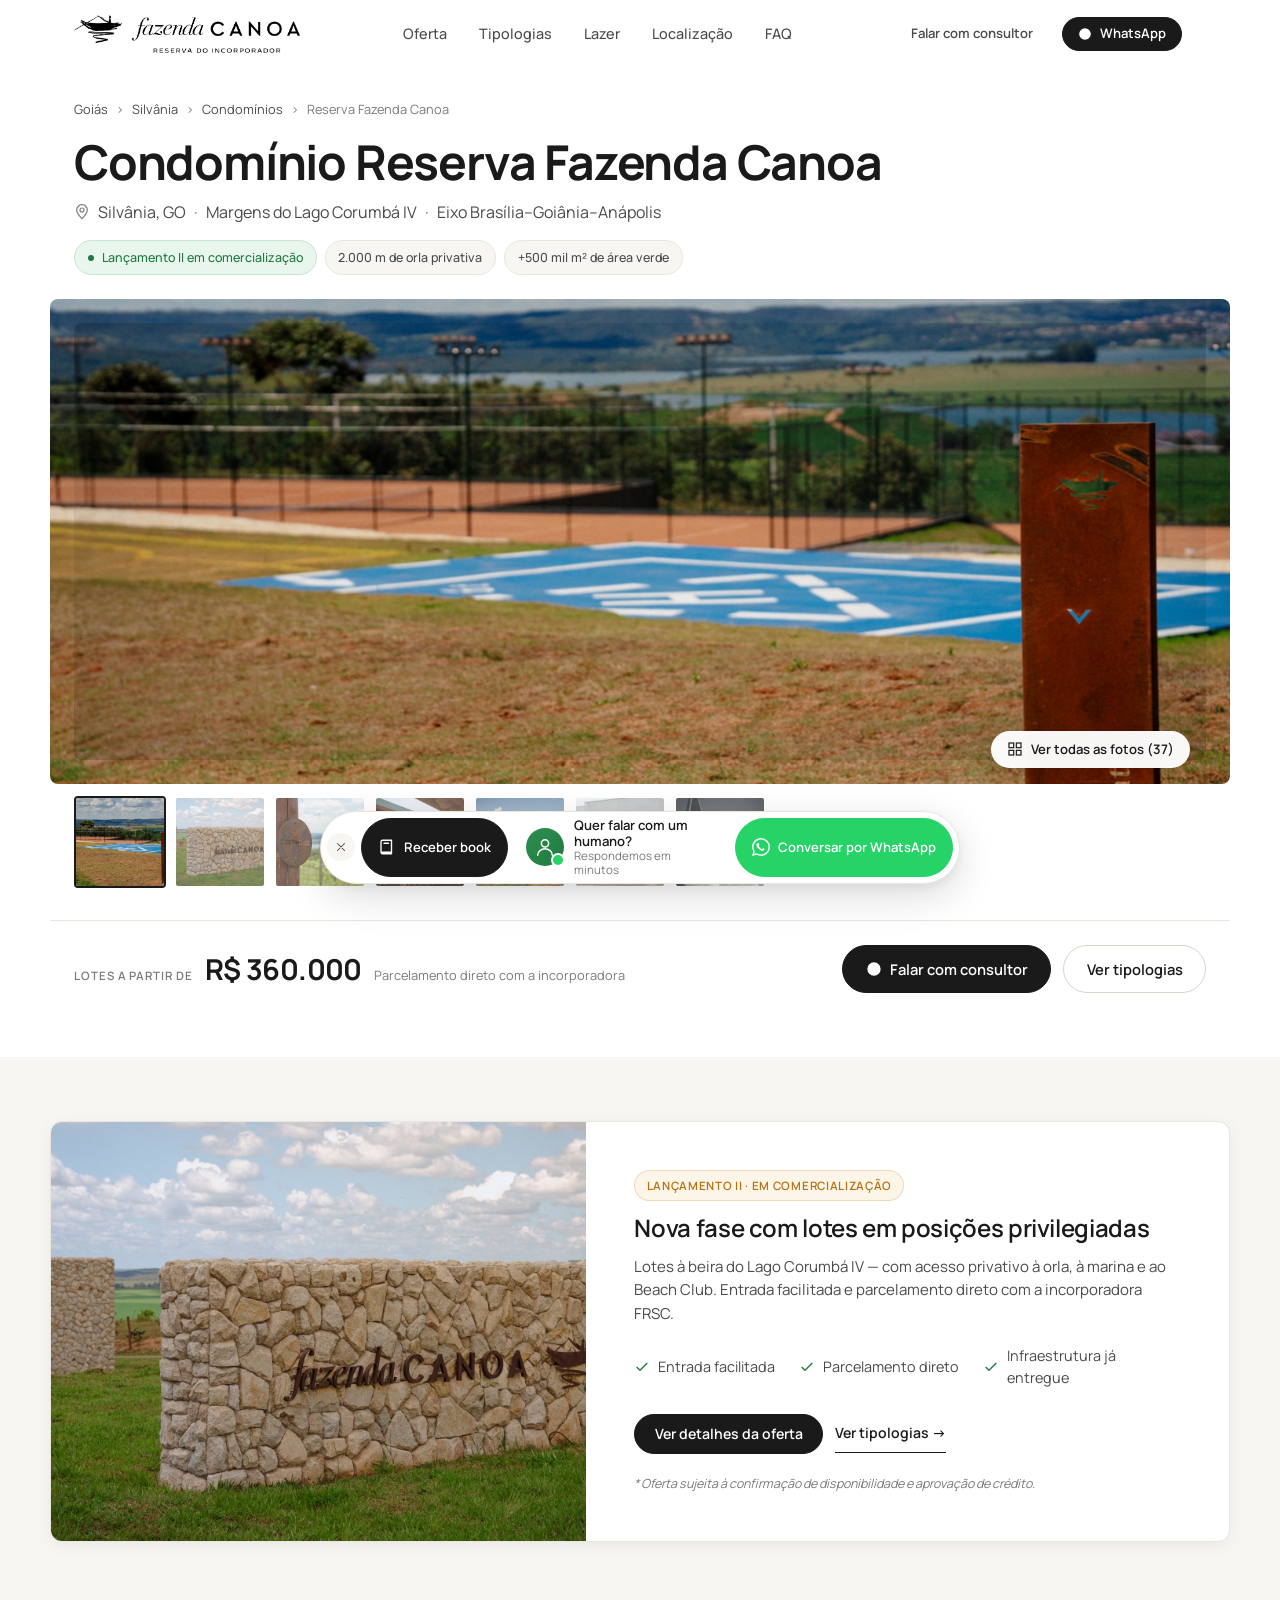
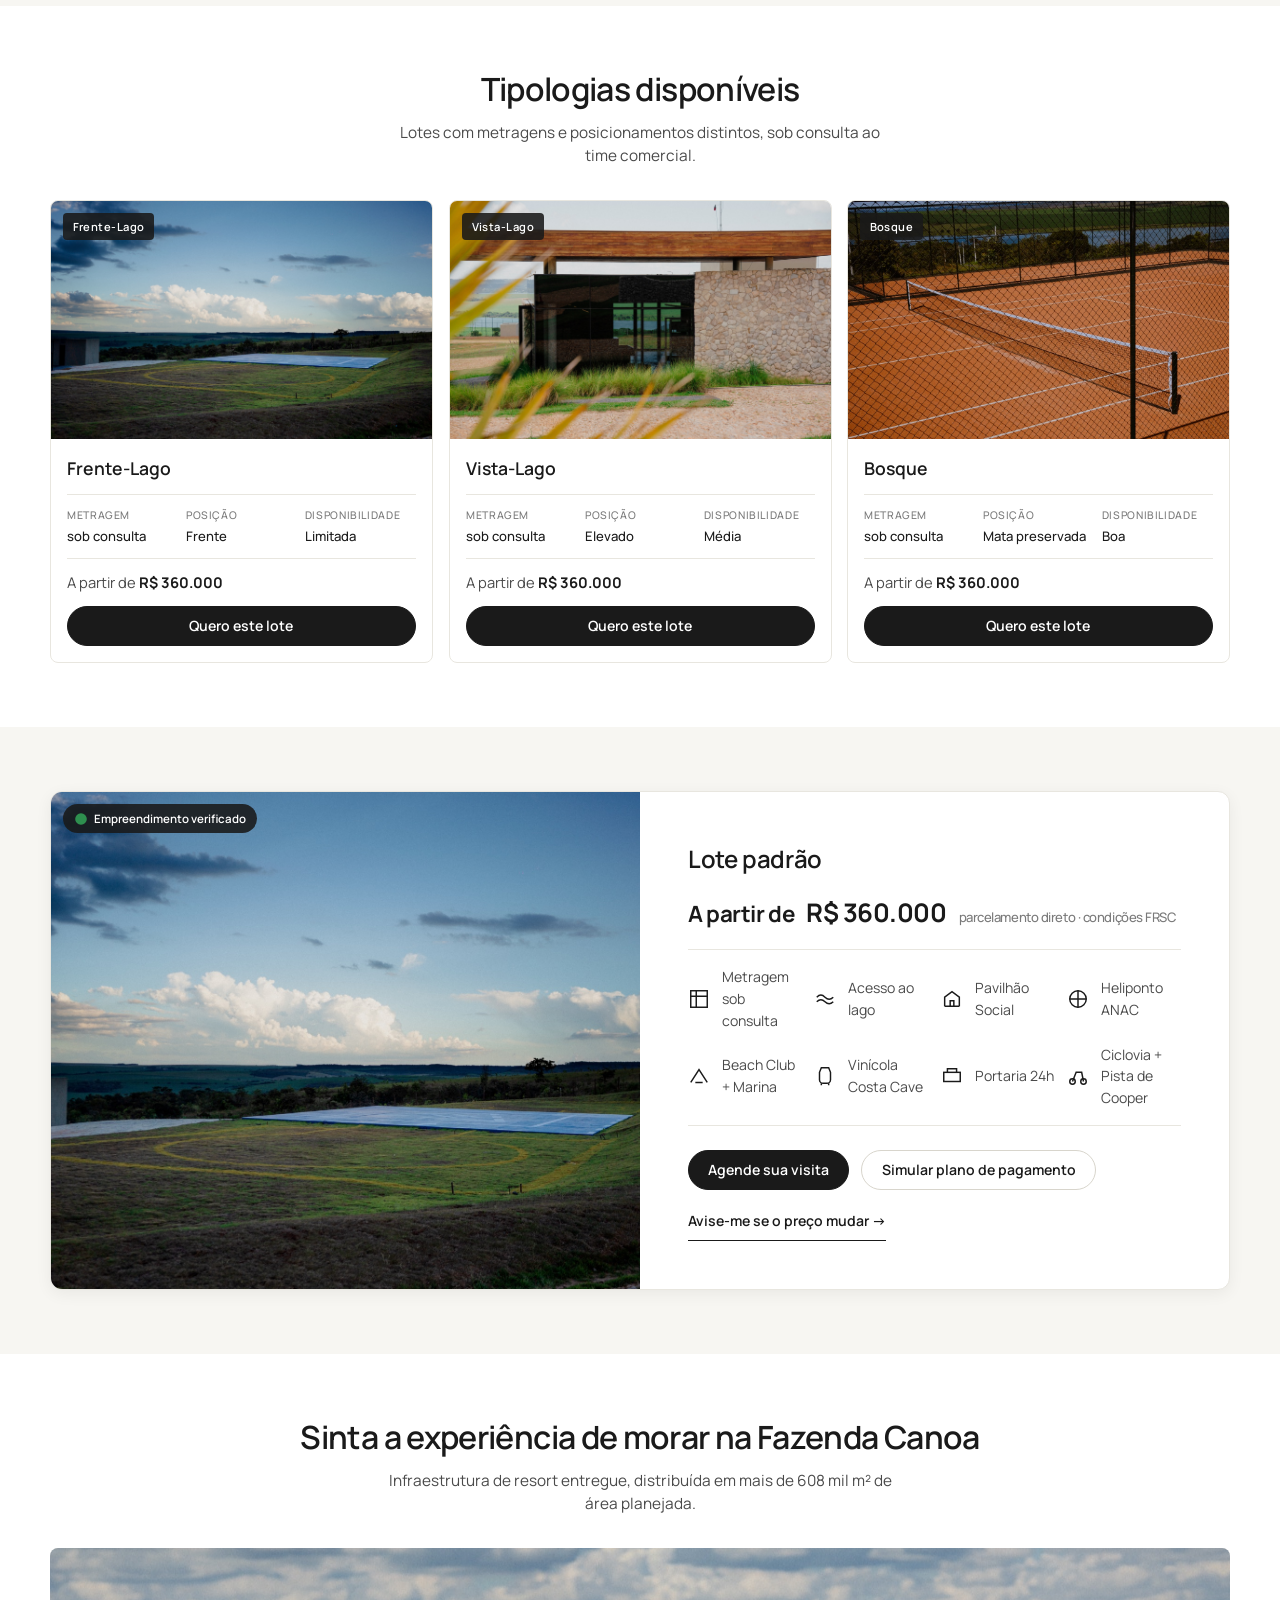
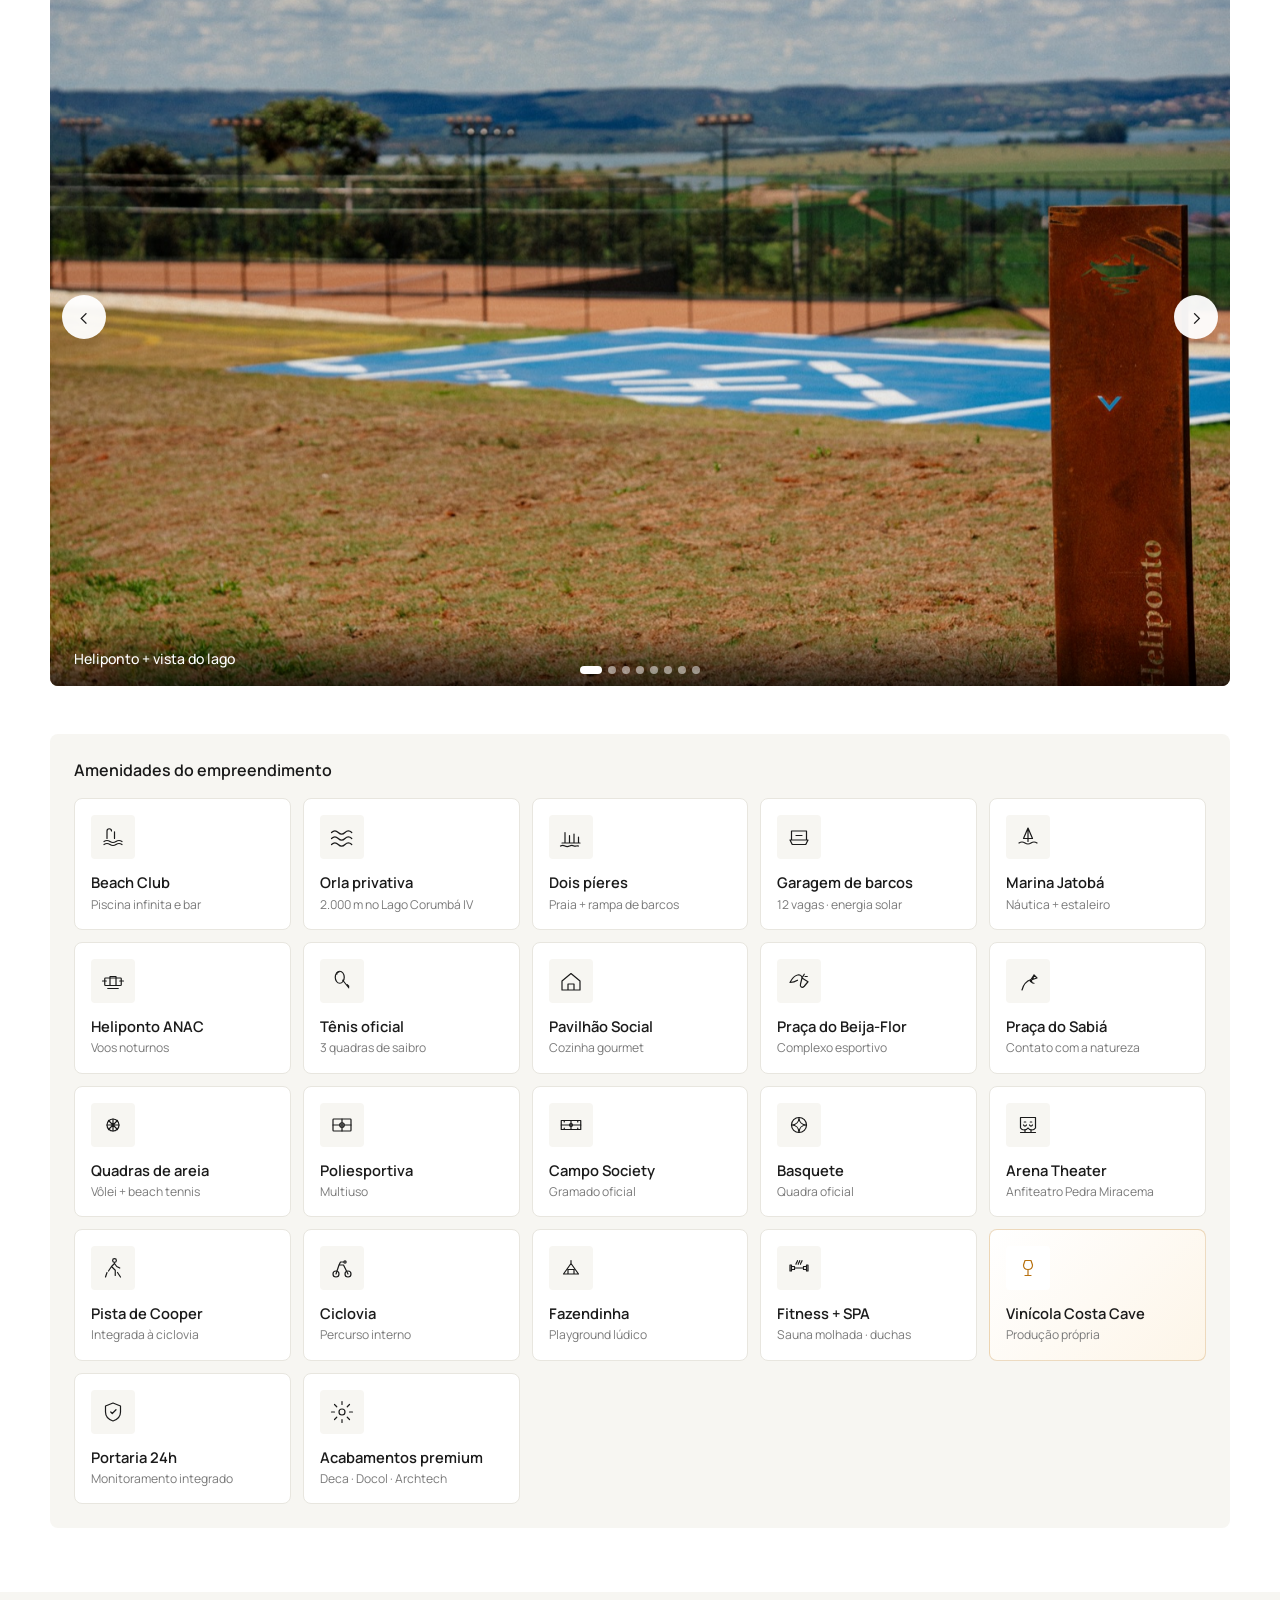
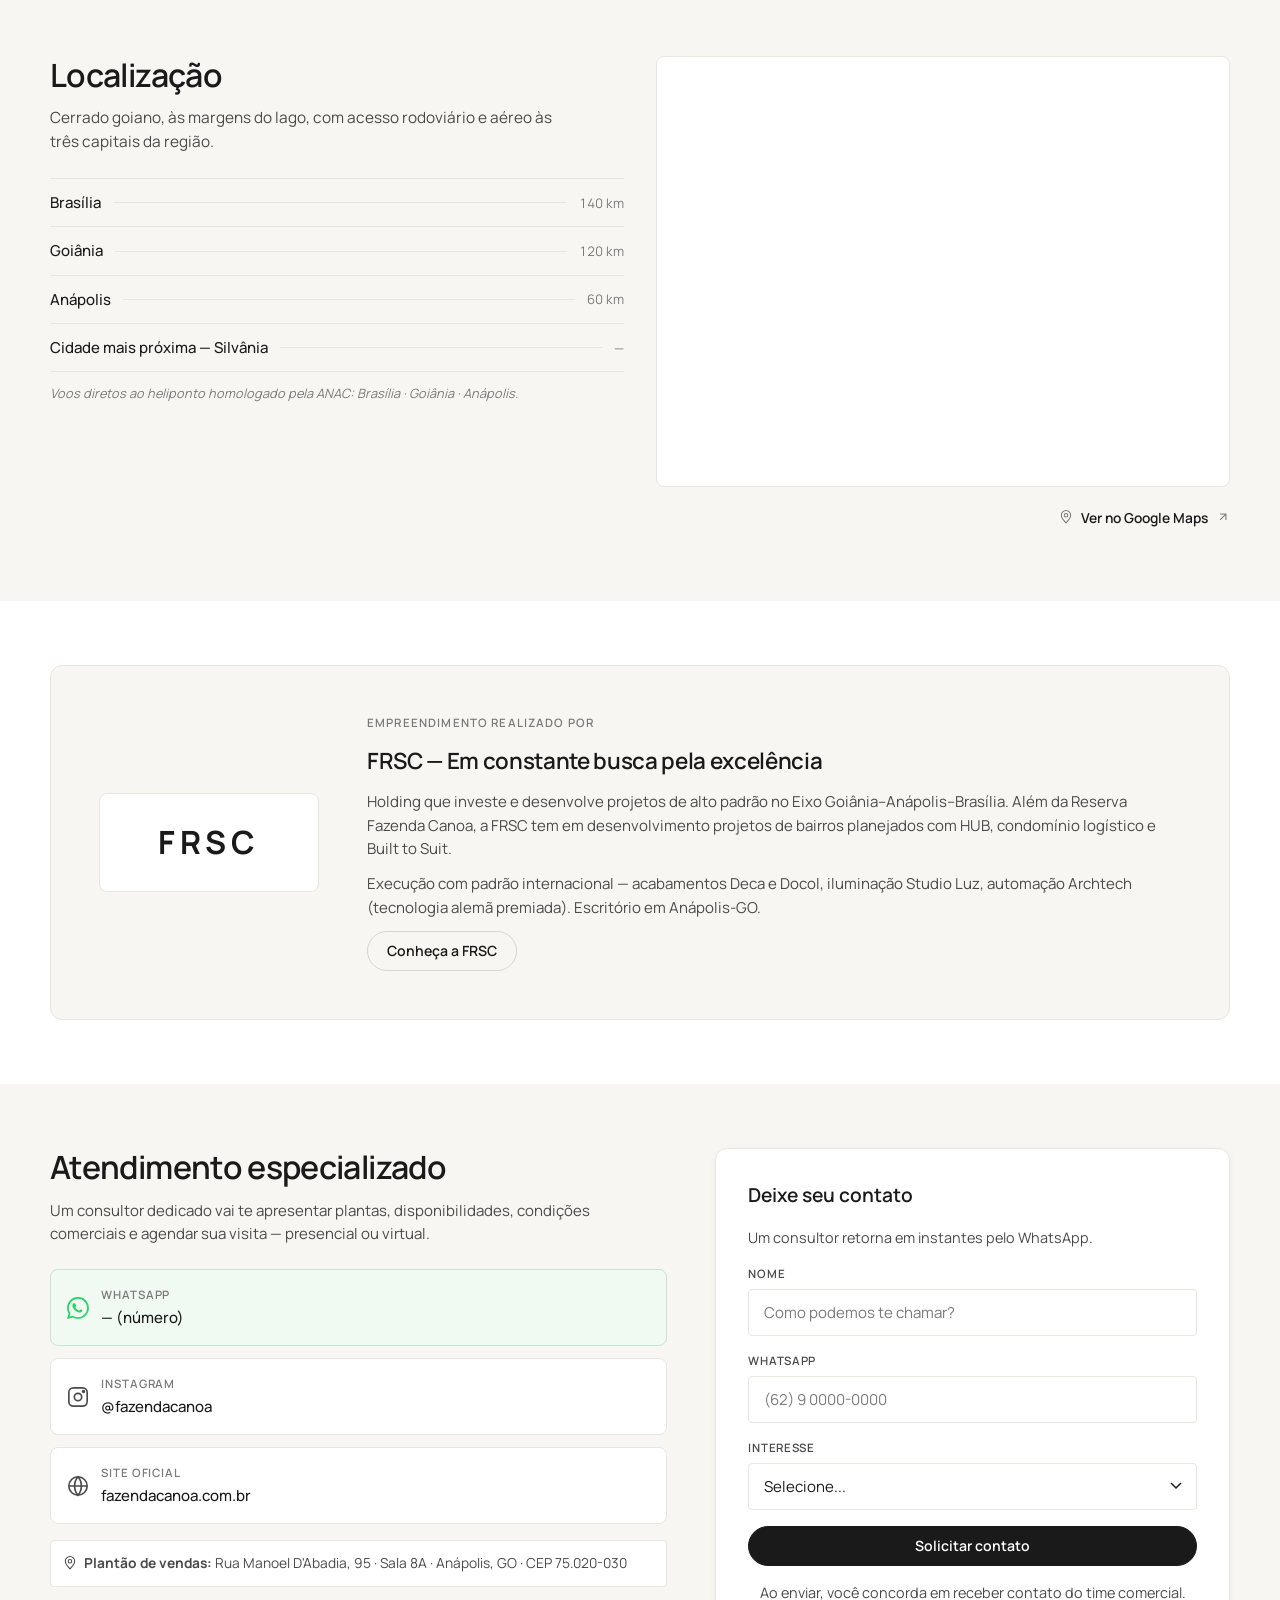
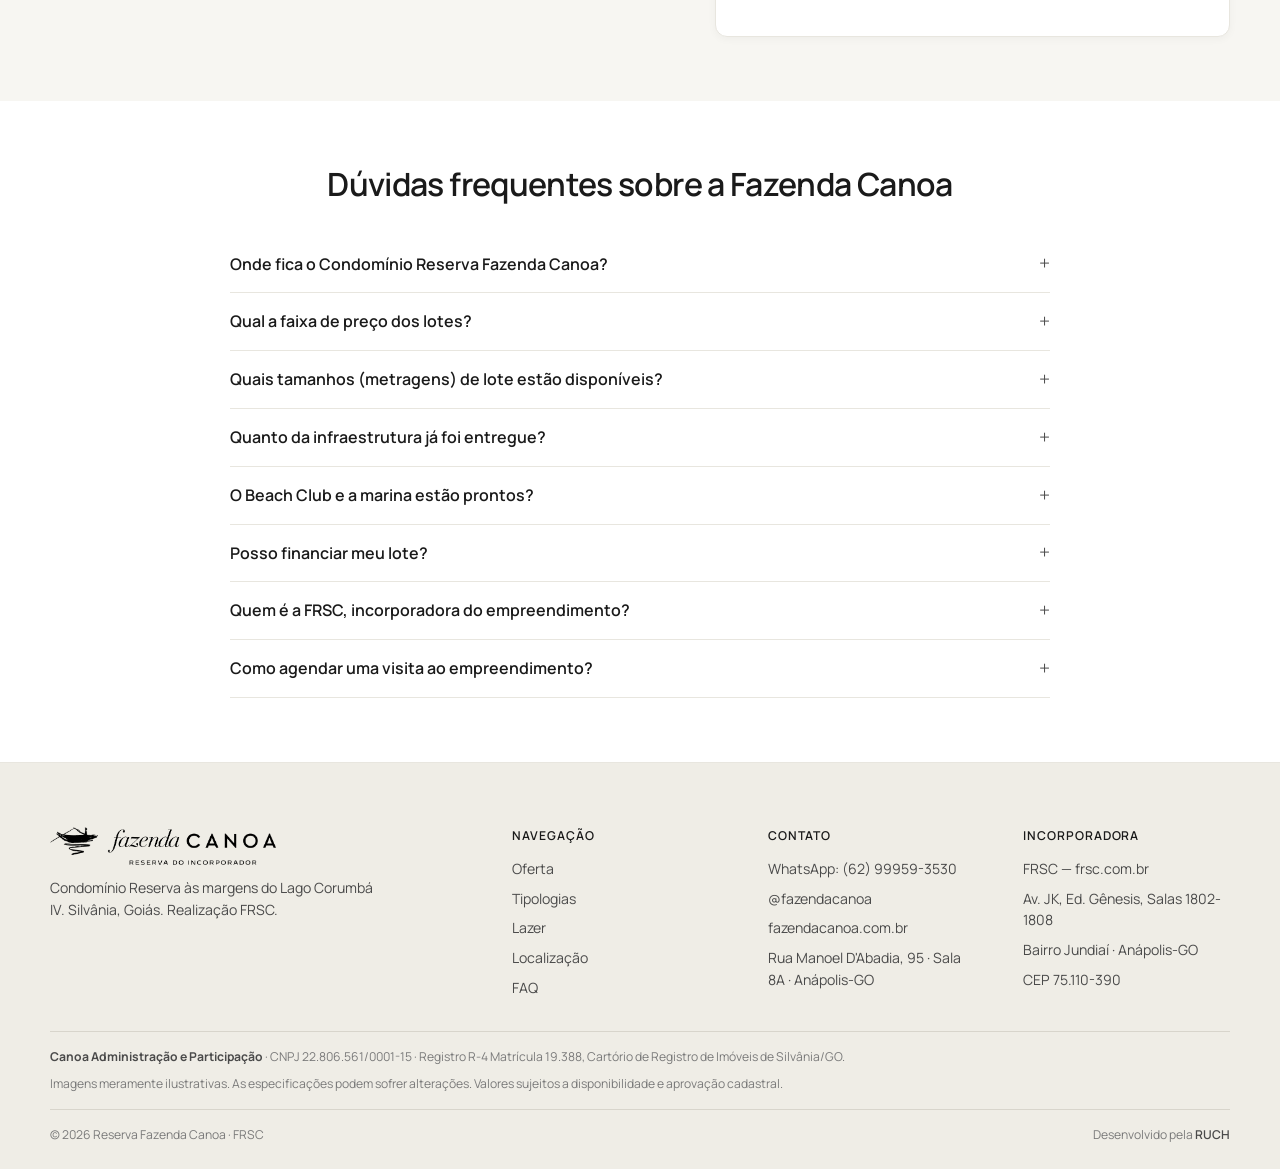
<file: prototype/index.html>
<!doctype html>
<html lang="pt-BR">
<head>
  <meta charset="utf-8">
  <meta name="viewport" content="width=device-width, initial-scale=1, viewport-fit=cover">
  <meta name="theme-color" content="#FFFFFF">
  <meta name="description" content="Condomínio-Reserva Fazenda Canoa — lotes à venda em Goiás. Infraestrutura entregue, marina, heliponto, vinícola, complexo esportivo e Pavilhão Social. Condições exclusivas de lançamento.">
  <title>Fazenda Canoa · Condomínio-Reserva — Lotes à venda em Goiás</title>

  <link rel="icon" type="image/png" href="../logos/favicon.png">
  <link rel="apple-touch-icon" href="../logos/favicon.png">

  <link rel="preconnect" href="https://fonts.googleapis.com">
  <link rel="preconnect" href="https://fonts.gstatic.com" crossorigin>
  <link href="https://fonts.googleapis.com/css2?family=Manrope:wght@300;400;500;600;700&display=swap" rel="stylesheet">

  <link rel="stylesheet" href="./style.css">
</head>
<body>

<!-- Barra de progresso de scroll -->
<div class="scroll-progress" id="scroll-progress" aria-hidden="true"></div>

<!-- ============================================================
     HEADER / NAV
============================================================ -->
<header class="hdr" id="hdr">
  <div class="hdr__inner">
    <a href="#top" class="hdr__brand" aria-label="Fazenda Canoa — início">
      <img src="../logos/Logo%20Fazenda%20Reserva%20incorporador%203.png" alt="Fazenda Canoa" class="hdr__logo">
    </a>

    <nav class="hdr__menu" aria-label="Navegação principal">
      <a href="#oferta">Oferta</a>
      <a href="#tipologias">Tipologias</a>
      <a href="#lazer">Lazer</a>
      <a href="#localizacao">Localização</a>
      <a href="#faq">FAQ</a>
    </nav>

    <div class="hdr__actions">
      <button type="button" class="btn btn--ghost btn--sm" data-capture="consultor">Falar com consultor</button>
      <button type="button" class="btn btn--primary btn--sm" data-capture="hero">
        <svg viewBox="0 0 24 24" width="14" height="14" fill="currentColor" aria-hidden="true"><path d="M17.5 14.4l-2.4-.7c-.3-.1-.7 0-.9.2l-1 .9a7.6 7.6 0 01-3.3-3.3l.9-1c.2-.2.3-.6.2-.9l-.7-2.4a1 1 0 00-1-.7H7a1 1 0 00-1 1 10 10 0 0010 10 1 1 0 001-1v-1.4a1 1 0 00-.7-1zM12 2a10 10 0 100 20 10 10 0 000-20z"/></svg>
        WhatsApp
      </button>
    </div>

    <button class="hdr__burger" aria-label="Abrir menu" aria-expanded="false" aria-controls="mobile-menu">
      <span></span><span></span><span></span>
    </button>
  </div>
</header>

<!-- Mobile drawer -->
<div class="mobile-menu" id="mobile-menu" aria-hidden="true">
  <nav class="mobile-menu__nav">
    <a href="#oferta">Oferta</a>
    <a href="#tipologias">Tipologias</a>
    <a href="#lazer">Lazer</a>
    <a href="#localizacao">Localização</a>
    <a href="#faq">FAQ</a>
    <a href="#consultor">Falar com consultor</a>
  </nav>
  <a href="https://wa.me/5562999593530" class="btn btn--primary mobile-menu__cta" rel="noopener">
    <svg viewBox="0 0 24 24" width="16" height="16" fill="currentColor" aria-hidden="true"><path d="M17.5 14.4l-2.4-.7c-.3-.1-.7 0-.9.2l-1 .9a7.6 7.6 0 01-3.3-3.3l.9-1c.2-.2.3-.6.2-.9l-.7-2.4a1 1 0 00-1-.7H7a1 1 0 00-1 1 10 10 0 0010 10 1 1 0 001-1v-1.4a1 1 0 00-.7-1zM12 2a10 10 0 100 20 10 10 0 000-20z"/></svg>
    Conversar no WhatsApp
  </a>
</div>

<!-- ============================================================
     1. HERO (banner full-width estilo MySide)
============================================================ -->
<section class="hero" id="top">
  <div class="hero__head">
    <p class="crumbs">
      <a href="#">Goiás</a>
      <span aria-hidden="true">›</span>
      <a href="#">Silvânia</a>
      <span aria-hidden="true">›</span>
      <a href="#">Condomínios</a>
      <span aria-hidden="true">›</span>
      <span>Reserva Fazenda Canoa</span>
    </p>

    <h1 class="hero__title">Condomínio Reserva Fazenda Canoa</h1>

    <p class="hero__meta">
      <svg viewBox="0 0 24 24" width="16" height="16" fill="none" stroke="currentColor" stroke-width="1.8" aria-hidden="true"><path d="M12 22s8-8 8-13a8 8 0 10-16 0c0 5 8 13 8 13z"/><circle cx="12" cy="9" r="3"/></svg>
      <span>Silvânia, GO</span>
      <span class="dot">·</span>
      <span>Margens do Lago Corumbá IV</span>
      <span class="dot">·</span>
      <span>Eixo Brasília–Goiânia–Anápolis</span>
    </p>

    <div class="hero__status">
      <span class="tag tag--ok"><span class="tag__dot"></span>Lançamento II em comercialização</span>
      <span class="tag">2.000 m de orla privativa</span>
      <span class="tag">+500 mil m² de área verde</span>
    </div>
  </div>

  <div class="hero__banner">
    <img class="hero__banner-img" src="../fotos-web/22.jpg" alt="Vista aérea da Reserva Fazenda Canoa com heliponto, quadras esportivas e Lago Corumbá IV ao fundo" loading="eager" fetchpriority="high">
    <button class="hero__all-photos" type="button" aria-label="Ver todas as fotos">
      <svg viewBox="0 0 24 24" width="16" height="16" fill="none" stroke="currentColor" stroke-width="1.8" aria-hidden="true"><rect x="3" y="3" width="7" height="7"/><rect x="14" y="3" width="7" height="7"/><rect x="14" y="14" width="7" height="7"/><rect x="3" y="14" width="7" height="7"/></svg>
      Ver todas as fotos (37)
    </button>
  </div>

  <div class="hero__thumbs" aria-label="Miniaturas do empreendimento">
    <button class="hero__thumb is-active" data-src="../fotos-web/22.jpg" aria-label="Vista aérea"><img src="../fotos-web/22.jpg" alt=""></button>
    <button class="hero__thumb" data-src="../fotos-web/15.jpg" aria-label="Portaria principal"><img src="../fotos-web/15.jpg" alt=""></button>
    <button class="hero__thumb" data-src="../fotos-web/12.jpg" aria-label="Vinícola Costa Cave"><img src="../fotos-web/12.jpg" alt=""></button>
    <button class="hero__thumb" data-src="../fotos-web/08.jpg" aria-label="Pavilhão Social"><img src="../fotos-web/08.jpg" alt=""></button>
    <button class="hero__thumb" data-src="../fotos-web/28.jpg" aria-label="Complexo Esportivo"><img src="../fotos-web/28.jpg" alt=""></button>
    <button class="hero__thumb" data-src="../fotos-web/02.jpg" aria-label="Detalhes arquitetônicos"><img src="../fotos-web/02.jpg" alt=""></button>
    <button class="hero__thumb" data-src="../fotos-web/33.jpg" aria-label="Quadras"><img src="../fotos-web/33.jpg" alt=""></button>
  </div>

  <div class="hero__info-row">
    <div class="hero__price">
      <span class="hero__price-label">Lotes a partir de</span>
      <span class="hero__price-value">R$ 360.000</span>
      <span class="hero__price-note">Parcelamento direto com a incorporadora</span>
    </div>
    <div class="hero__ctas">
      <button type="button" class="btn btn--primary btn--lg" data-capture="hero">
        <svg viewBox="0 0 24 24" width="16" height="16" fill="currentColor" aria-hidden="true"><path d="M17.5 14.4l-2.4-.7c-.3-.1-.7 0-.9.2l-1 .9a7.6 7.6 0 01-3.3-3.3l.9-1c.2-.2.3-.6.2-.9l-.7-2.4a1 1 0 00-1-.7H7a1 1 0 00-1 1 10 10 0 0010 10 1 1 0 001-1v-1.4a1 1 0 00-.7-1zM12 2a10 10 0 100 20 10 10 0 000-20z"/></svg>
        Falar com consultor
      </button>
      <a href="#tipologias" class="btn btn--outline btn--lg">Ver tipologias</a>
    </div>
  </div>
</section>

<!-- ============================================================
     2. OFERTA / OPORTUNIDADE
============================================================ -->
<section class="offer" id="oferta">
  <div class="offer__card">
    <div class="offer__media">
      <img src="../fotos-web/15.jpg" alt="Entrada da Fazenda Canoa" loading="lazy">
    </div>
    <div class="offer__body">
      <span class="offer__pill">Lançamento II · em comercialização</span>
      <h2 class="offer__title">Nova fase com lotes em posições privilegiadas</h2>
      <p class="offer__desc">Lotes à beira do Lago Corumbá IV — com acesso privativo à orla, à marina e ao Beach Club. Entrada facilitada e parcelamento direto com a incorporadora FRSC.</p>
      <ul class="offer__list">
        <li>
          <svg viewBox="0 0 24 24" width="16" height="16" fill="none" stroke="currentColor" stroke-width="2" aria-hidden="true"><path d="M20 6L9 17l-5-5"/></svg>
          Entrada facilitada
        </li>
        <li>
          <svg viewBox="0 0 24 24" width="16" height="16" fill="none" stroke="currentColor" stroke-width="2" aria-hidden="true"><path d="M20 6L9 17l-5-5"/></svg>
          Parcelamento direto
        </li>
        <li>
          <svg viewBox="0 0 24 24" width="16" height="16" fill="none" stroke="currentColor" stroke-width="2" aria-hidden="true"><path d="M20 6L9 17l-5-5"/></svg>
          Infraestrutura já entregue
        </li>
      </ul>
      <div class="offer__ctas">
        <button type="button" class="btn btn--primary" data-capture="oferta">Ver detalhes da oferta</button>
        <a href="#tipologias" class="btn btn--text">Ver tipologias →</a>
      </div>
      <p class="offer__note">* Oferta sujeita à confirmação de disponibilidade e aprovação de crédito.</p>
    </div>
  </div>
</section>

<!-- ============================================================
     3. TIPOLOGIAS DE LOTE
============================================================ -->
<section class="types" id="tipologias">
  <header class="sec-head">
    <h2>Tipologias disponíveis</h2>
    <p>Lotes com metragens e posicionamentos distintos, sob consulta ao time comercial.</p>
  </header>

  <div class="types__scroll" role="list">
    <!-- Card 1 -->
    <article class="type-card" role="listitem">
      <div class="type-card__badge">Frente-Lago</div>
      <div class="type-card__img">
        <img src="../fotos-web/01.jpg" alt="Lote frente-lago" loading="lazy">
      </div>
      <div class="type-card__info">
        <h3>Frente-Lago</h3>
        <dl class="type-card__specs">
          <div><dt>Metragem</dt><dd>sob consulta</dd></div>
          <div><dt>Posição</dt><dd>Frente</dd></div>
          <div><dt>Disponibilidade</dt><dd>Limitada</dd></div>
        </dl>
        <p class="type-card__price">A partir de <strong>R$ 360.000</strong></p>
        <button type="button" class="btn btn--primary btn--block" data-capture="lote-frente-lago">Quero este lote</button>
      </div>
    </article>

    <!-- Card 2 -->
    <article class="type-card" role="listitem">
      <div class="type-card__badge">Vista-Lago</div>
      <div class="type-card__img">
        <img src="../fotos-web/16.jpg" alt="Lote vista-lago" loading="lazy">
      </div>
      <div class="type-card__info">
        <h3>Vista-Lago</h3>
        <dl class="type-card__specs">
          <div><dt>Metragem</dt><dd>sob consulta</dd></div>
          <div><dt>Posição</dt><dd>Elevado</dd></div>
          <div><dt>Disponibilidade</dt><dd>Média</dd></div>
        </dl>
        <p class="type-card__price">A partir de <strong>R$ 360.000</strong></p>
        <button type="button" class="btn btn--primary btn--block" data-capture="lote-vista-lago">Quero este lote</button>
      </div>
    </article>

    <!-- Card 3 -->
    <article class="type-card" role="listitem">
      <div class="type-card__badge">Bosque</div>
      <div class="type-card__img">
        <img src="../fotos-web/25.jpg" alt="Lote bosque" loading="lazy">
      </div>
      <div class="type-card__info">
        <h3>Bosque</h3>
        <dl class="type-card__specs">
          <div><dt>Metragem</dt><dd>sob consulta</dd></div>
          <div><dt>Posição</dt><dd>Mata preservada</dd></div>
          <div><dt>Disponibilidade</dt><dd>Boa</dd></div>
        </dl>
        <p class="type-card__price">A partir de <strong>R$ 360.000</strong></p>
        <button type="button" class="btn btn--primary btn--block" data-capture="lote-bosque">Quero este lote</button>
      </div>
    </article>
  </div>
</section>

<!-- ============================================================
     4. CARACTERÍSTICAS DO LOTE PADRÃO
============================================================ -->
<section class="features">
  <div class="features__card">
    <div class="features__media">
      <img src="../fotos-web/01.jpg" alt="Lote padrão da Fazenda Canoa" loading="lazy">
      <span class="features__verified">
        <svg viewBox="0 0 24 24" width="14" height="14" fill="currentColor" aria-hidden="true"><path d="M9 12l2 2 4-4M12 2a10 10 0 100 20 10 10 0 000-20z"/></svg>
        Empreendimento verificado
      </span>
    </div>
    <div class="features__body">
      <h2 class="features__title">Lote padrão</h2>
      <p class="features__price">A partir de <strong>R$ 360.000</strong><span>parcelamento direto · condições FRSC</span></p>

      <ul class="features__grid">
        <li>
          <svg viewBox="0 0 24 24" width="22" height="22" fill="none" stroke="currentColor" stroke-width="1.6" aria-hidden="true"><rect x="3" y="3" width="18" height="18"/><path d="M3 9h18M9 3v18"/></svg>
          <span>Metragem sob consulta</span>
        </li>
        <li>
          <svg viewBox="0 0 24 24" width="22" height="22" fill="none" stroke="currentColor" stroke-width="1.6" aria-hidden="true"><path d="M3 15c3-3 6-3 9 0s6 3 9 0M3 10c3-3 6-3 9 0s6 3 9 0"/></svg>
          <span>Acesso ao lago</span>
        </li>
        <li>
          <svg viewBox="0 0 24 24" width="22" height="22" fill="none" stroke="currentColor" stroke-width="1.6" aria-hidden="true"><path d="M4 20V10l8-6 8 6v10M4 20h16M10 20v-6h4v6"/></svg>
          <span>Pavilhão Social</span>
        </li>
        <li>
          <svg viewBox="0 0 24 24" width="22" height="22" fill="none" stroke="currentColor" stroke-width="1.6" aria-hidden="true"><circle cx="12" cy="12" r="9"/><path d="M12 3v18M3 12h18"/></svg>
          <span>Heliponto ANAC</span>
        </li>
        <li>
          <svg viewBox="0 0 24 24" width="22" height="22" fill="none" stroke="currentColor" stroke-width="1.6" aria-hidden="true"><path d="M3 19l9-14 9 14M8 19h8"/></svg>
          <span>Beach Club + Marina</span>
        </li>
        <li>
          <svg viewBox="0 0 24 24" width="22" height="22" fill="none" stroke="currentColor" stroke-width="1.6" aria-hidden="true"><path d="M8 3h8l2 5v8a4 4 0 01-4 4h-4a4 4 0 01-4-4V8z"/><path d="M8 20v2M16 20v2"/></svg>
          <span>Vinícola Costa Cave</span>
        </li>
        <li>
          <svg viewBox="0 0 24 24" width="22" height="22" fill="none" stroke="currentColor" stroke-width="1.6" aria-hidden="true"><rect x="3" y="8" width="18" height="10"/><path d="M7 8V4h10v4"/></svg>
          <span>Portaria 24h</span>
        </li>
        <li>
          <svg viewBox="0 0 24 24" width="22" height="22" fill="none" stroke="currentColor" stroke-width="1.6" aria-hidden="true"><circle cx="6" cy="18" r="3"/><circle cx="18" cy="18" r="3"/><path d="M6 18l4-10h6l2 10"/></svg>
          <span>Ciclovia + Pista de Cooper</span>
        </li>
      </ul>

      <div class="features__ctas">
        <button type="button" class="btn btn--primary" data-capture="visita">Agende sua visita</button>
        <button type="button" class="btn btn--outline" data-capture="simulacao">Simular plano de pagamento</button>
        <button type="button" class="btn btn--text" data-capture="preco">Avise-me se o preço mudar →</button>
      </div>
    </div>
  </div>
</section>

<!-- ============================================================
     5. LAZER / EXPERIÊNCIA
============================================================ -->
<section class="leisure" id="lazer">
  <header class="sec-head">
    <h2>Sinta a experiência de morar na Fazenda Canoa</h2>
    <p>Infraestrutura de resort entregue, distribuída em mais de 608 mil m² de área planejada.</p>
  </header>

  <div class="leisure__gallery" id="leisure-gallery">
    <button class="gallery__nav gallery__nav--prev" aria-label="Foto anterior">‹</button>
    <div class="gallery__track">
      <figure class="gallery__slide is-active"><img src="../fotos-web/22.jpg" alt="Heliponto e lago"><figcaption>Heliponto + vista do lago</figcaption></figure>
      <figure class="gallery__slide"><img src="../fotos-web/12.jpg" alt="Vinícola Costa Cave"><figcaption>Vinícola Costa Cave</figcaption></figure>
      <figure class="gallery__slide"><img src="../fotos-web/28.jpg" alt="Complexo esportivo"><figcaption>Complexo esportivo</figcaption></figure>
      <figure class="gallery__slide"><img src="../fotos-web/08.jpg" alt="Pavilhão Social"><figcaption>Pavilhão Social</figcaption></figure>
      <figure class="gallery__slide"><img src="../fotos-web/15.jpg" alt="Portaria em pedra"><figcaption>Portaria principal</figcaption></figure>
      <figure class="gallery__slide"><img src="../fotos-web/33.jpg" alt="Quadra de basquete"><figcaption>Quadra de basquete</figcaption></figure>
      <figure class="gallery__slide"><img src="../fotos-web/03.jpg" alt="Estar social"><figcaption>Estar social</figcaption></figure>
      <figure class="gallery__slide"><img src="../fotos-web/02.jpg" alt="Detalhe Pavilhão"><figcaption>Arquitetura autoral</figcaption></figure>
    </div>
    <button class="gallery__nav gallery__nav--next" aria-label="Próxima foto">›</button>
    <div class="gallery__dots" role="tablist"></div>
  </div>

  <div class="amenities">
    <h3 class="amenities__title">Amenidades do empreendimento</h3>
    <ul class="amenities__list">
      <li class="am-item">
        <span class="am-item__icon"><svg viewBox="0 0 32 32" fill="none" stroke="currentColor" stroke-width="1.6" stroke-linecap="round" stroke-linejoin="round" aria-hidden="true"><path d="M4 22c3-2 5-2 8 0s5 2 8 0 5-2 8 0"/><path d="M4 26c3-2 5-2 8 0s5 2 8 0 5-2 8 0"/><path d="M8 18V8c0-2 1-3 3-3s3 1 3 3M18 18V9"/></svg></span>
        <span class="am-item__name">Beach Club</span>
        <span class="am-item__sub">Piscina infinita e bar</span>
      </li>
      <li class="am-item">
        <span class="am-item__icon"><svg viewBox="0 0 32 32" fill="none" stroke="currentColor" stroke-width="1.6" stroke-linecap="round" stroke-linejoin="round" aria-hidden="true"><path d="M2 10c3-3 6-3 9 0s6 3 9 0 6-3 9 0"/><path d="M2 18c3-3 6-3 9 0s6 3 9 0 6-3 9 0"/><path d="M2 26c3-3 6-3 9 0s6 3 9 0 6-3 9 0"/></svg></span>
        <span class="am-item__name">Orla privativa</span>
        <span class="am-item__sub">2.000 m no Lago Corumbá IV</span>
      </li>
      <li class="am-item">
        <span class="am-item__icon"><svg viewBox="0 0 32 32" fill="none" stroke="currentColor" stroke-width="1.6" stroke-linecap="round" stroke-linejoin="round" aria-hidden="true"><path d="M4 24h24M8 24V10M14 24V14M20 24V12M26 24V16M2 28c2-1 4-1 6 0s4 1 6 0 4-1 6 0 4-1 6 0"/></svg></span>
        <span class="am-item__name">Dois píeres</span>
        <span class="am-item__sub">Praia + rampa de barcos</span>
      </li>
      <li class="am-item">
        <span class="am-item__icon"><svg viewBox="0 0 32 32" fill="none" stroke="currentColor" stroke-width="1.6" stroke-linecap="round" stroke-linejoin="round" aria-hidden="true"><path d="M4 20h24l-3 6H7zM6 20V8h20v12M12 14h8"/></svg></span>
        <span class="am-item__name">Garagem de barcos</span>
        <span class="am-item__sub">12 vagas · energia solar</span>
      </li>
      <li class="am-item">
        <span class="am-item__icon"><svg viewBox="0 0 32 32" fill="none" stroke="currentColor" stroke-width="1.6" stroke-linecap="round" stroke-linejoin="round" aria-hidden="true"><path d="M16 4v18M16 4l-6 14h12zM4 24c3-2 5-2 8 0s5 2 8 0 5-2 8 0"/></svg></span>
        <span class="am-item__name">Marina Jatobá</span>
        <span class="am-item__sub">Náutica + estaleiro</span>
      </li>
      <li class="am-item">
        <span class="am-item__icon"><svg viewBox="0 0 32 32" fill="none" stroke="currentColor" stroke-width="1.6" stroke-linecap="round" stroke-linejoin="round" aria-hidden="true"><rect x="5" y="12" width="22" height="10" rx="1"/><path d="M12 22V10h8v12M9 26h14M2 16h5M25 16h5"/></svg></span>
        <span class="am-item__name">Heliponto ANAC</span>
        <span class="am-item__sub">Voos noturnos</span>
      </li>
      <li class="am-item">
        <span class="am-item__icon"><svg viewBox="0 0 32 32" fill="none" stroke="currentColor" stroke-width="1.6" stroke-linecap="round" stroke-linejoin="round" aria-hidden="true"><ellipse cx="13" cy="11" rx="6" ry="8"/><path d="M9 7c0-2 1-3 3-3M17 15l8 10M23 21l2 2"/></svg></span>
        <span class="am-item__name">Tênis oficial</span>
        <span class="am-item__sub">3 quadras de saibro</span>
      </li>
      <li class="am-item">
        <span class="am-item__icon"><svg viewBox="0 0 32 32" fill="none" stroke="currentColor" stroke-width="1.6" stroke-linecap="round" stroke-linejoin="round" aria-hidden="true"><path d="M4 28V16l12-10 12 10v12zM4 28h24M12 28v-8h8v8"/></svg></span>
        <span class="am-item__name">Pavilhão Social</span>
        <span class="am-item__sub">Cozinha gourmet</span>
      </li>
      <li class="am-item">
        <span class="am-item__icon"><svg viewBox="0 0 32 32" fill="none" stroke="currentColor" stroke-width="1.6" stroke-linecap="round" stroke-linejoin="round" aria-hidden="true"><path d="M20 12c0-3-3-5-6-4-4 1-8 6-10 10 3 0 7-1 10-3M20 12l-2 8c-1 4 2 6 5 3l5-6-8-5zM23 7l-3 5M27 10h-3"/></svg></span>
        <span class="am-item__name">Praça do Beija-Flor</span>
        <span class="am-item__sub">Complexo esportivo</span>
      </li>
      <li class="am-item">
        <span class="am-item__icon"><svg viewBox="0 0 32 32" fill="none" stroke="currentColor" stroke-width="1.6" stroke-linecap="round" stroke-linejoin="round" aria-hidden="true"><path d="M8 28c2-8 6-12 12-14M20 14l4-6M24 8l-2 6 6-2zM20 14c0 3 2 5 4 5"/><circle cx="20" cy="16" r="1" fill="currentColor"/></svg></span>
        <span class="am-item__name">Praça do Sabiá</span>
        <span class="am-item__sub">Contato com a natureza</span>
      </li>
      <li class="am-item">
        <span class="am-item__icon"><svg viewBox="0 0 32 32" fill="none" stroke="currentColor" stroke-width="1.6" stroke-linecap="round" stroke-linejoin="round" aria-hidden="true"><circle cx="16" cy="16" r="8"/><path d="M16 8v16M8 16h16M10 10l12 12M22 10L10 22"/></svg></span>
        <span class="am-item__name">Quadras de areia</span>
        <span class="am-item__sub">Vôlei + beach tennis</span>
      </li>
      <li class="am-item">
        <span class="am-item__icon"><svg viewBox="0 0 32 32" fill="none" stroke="currentColor" stroke-width="1.6" stroke-linecap="round" stroke-linejoin="round" aria-hidden="true"><rect x="4" y="8" width="24" height="16" rx="1"/><path d="M4 16h24M16 8v16"/><circle cx="16" cy="16" r="3"/></svg></span>
        <span class="am-item__name">Poliesportiva</span>
        <span class="am-item__sub">Multiuso</span>
      </li>
      <li class="am-item">
        <span class="am-item__icon"><svg viewBox="0 0 32 32" fill="none" stroke="currentColor" stroke-width="1.6" stroke-linecap="round" stroke-linejoin="round" aria-hidden="true"><rect x="3" y="10" width="26" height="12"/><path d="M3 16h26M16 10v12"/><circle cx="16" cy="16" r="2"/><path d="M7 10v2M25 10v2M7 20v2M25 20v2"/></svg></span>
        <span class="am-item__name">Campo Society</span>
        <span class="am-item__sub">Gramado oficial</span>
      </li>
      <li class="am-item">
        <span class="am-item__icon"><svg viewBox="0 0 32 32" fill="none" stroke="currentColor" stroke-width="1.6" stroke-linecap="round" stroke-linejoin="round" aria-hidden="true"><circle cx="16" cy="16" r="10"/><path d="M6 16c6 0 10-4 10-10M26 16c-6 0-10-4-10-10M6 16c6 0 10 4 10 10M26 16c-6 0-10 4-10 10"/></svg></span>
        <span class="am-item__name">Basquete</span>
        <span class="am-item__sub">Quadra oficial</span>
      </li>
      <li class="am-item">
        <span class="am-item__icon"><svg viewBox="0 0 32 32" fill="none" stroke="currentColor" stroke-width="1.6" stroke-linecap="round" stroke-linejoin="round" aria-hidden="true"><path d="M6 6h20v14a6 6 0 01-10 0 6 6 0 01-10 0z"/><path d="M6 26h20M12 22v4M20 22v4M11 12h2M19 12h2M10 16c1 2 3 2 4 0M18 16c1 2 3 2 4 0"/></svg></span>
        <span class="am-item__name">Arena Theater</span>
        <span class="am-item__sub">Anfiteatro Pedra Miracema</span>
      </li>
      <li class="am-item">
        <span class="am-item__icon"><svg viewBox="0 0 32 32" fill="none" stroke="currentColor" stroke-width="1.6" stroke-linecap="round" stroke-linejoin="round" aria-hidden="true"><circle cx="18" cy="6" r="2.5"/><path d="M14 14l4-4 3 4 4 2M10 20l4-6 5 5v7M8 22l-2 6M22 22l4 6"/></svg></span>
        <span class="am-item__name">Pista de Cooper</span>
        <span class="am-item__sub">Integrada à ciclovia</span>
      </li>
      <li class="am-item">
        <span class="am-item__icon"><svg viewBox="0 0 32 32" fill="none" stroke="currentColor" stroke-width="1.6" stroke-linecap="round" stroke-linejoin="round" aria-hidden="true"><circle cx="8" cy="24" r="4"/><circle cx="24" cy="24" r="4"/><path d="M8 24l4-12h6l6 12M12 12l2-4h4"/><circle cx="20" cy="8" r="1.5"/></svg></span>
        <span class="am-item__name">Ciclovia</span>
        <span class="am-item__sub">Percurso interno</span>
      </li>
      <li class="am-item">
        <span class="am-item__icon"><svg viewBox="0 0 32 32" fill="none" stroke="currentColor" stroke-width="1.6" stroke-linecap="round" stroke-linejoin="round" aria-hidden="true"><path d="M6 24l10-14 10 14zM6 24h20M12 24v-6h8v6M16 10V6"/></svg></span>
        <span class="am-item__name">Fazendinha</span>
        <span class="am-item__sub">Playground lúdico</span>
      </li>
      <li class="am-item">
        <span class="am-item__icon"><svg viewBox="0 0 32 32" fill="none" stroke="currentColor" stroke-width="1.6" stroke-linecap="round" stroke-linejoin="round" aria-hidden="true"><path d="M4 12h2v8H4zM26 12h2v8h-2zM6 14h4v4H6zM22 14h4v4h-4zM10 16h12M14 6c0 2-2 3-2 5M20 6c0 2-2 3-2 5M17 6c0 2-2 3-2 5"/></svg></span>
        <span class="am-item__name">Fitness + SPA</span>
        <span class="am-item__sub">Sauna molhada · duchas</span>
      </li>
      <li class="am-item am-item--highlight">
        <span class="am-item__icon"><svg viewBox="0 0 32 32" fill="none" stroke="currentColor" stroke-width="1.6" stroke-linecap="round" stroke-linejoin="round" aria-hidden="true"><path d="M12 6h8l2 6c0 4-2 6-6 6s-6-2-6-6zM16 18v8M12 26h8"/></svg></span>
        <span class="am-item__name">Vinícola Costa Cave</span>
        <span class="am-item__sub">Produção própria</span>
      </li>
      <li class="am-item">
        <span class="am-item__icon"><svg viewBox="0 0 32 32" fill="none" stroke="currentColor" stroke-width="1.6" stroke-linecap="round" stroke-linejoin="round" aria-hidden="true"><path d="M16 4l10 4v8c0 6-4 10-10 12-6-2-10-6-10-12V8z"/><path d="M13 16l2 2 5-5"/></svg></span>
        <span class="am-item__name">Portaria 24h</span>
        <span class="am-item__sub">Monitoramento integrado</span>
      </li>
      <li class="am-item">
        <span class="am-item__icon"><svg viewBox="0 0 32 32" fill="none" stroke="currentColor" stroke-width="1.6" stroke-linecap="round" stroke-linejoin="round" aria-hidden="true"><circle cx="16" cy="16" r="4"/><path d="M16 2v4M16 26v4M2 16h4M26 16h4M6 6l3 3M23 23l3 3M6 26l3-3M23 9l3-3"/></svg></span>
        <span class="am-item__name">Acabamentos premium</span>
        <span class="am-item__sub">Deca · Docol · Archtech</span>
      </li>
    </ul>
  </div>
</section>

<!-- ============================================================
     6. LOCALIZAÇÃO
============================================================ -->
<section class="loc" id="localizacao">
  <div class="loc__grid">
    <div class="loc__text">
      <header class="sec-head sec-head--left">
        <h2>Localização</h2>
        <p>Cerrado goiano, às margens do lago, com acesso rodoviário e aéreo às três capitais da região.</p>
      </header>

      <ul class="loc__list">
        <li>
          <span class="loc__city">Brasília</span>
          <span class="loc__line"></span>
          <span class="loc__km">140 km</span>
        </li>
        <li>
          <span class="loc__city">Goiânia</span>
          <span class="loc__line"></span>
          <span class="loc__km">120 km</span>
        </li>
        <li>
          <span class="loc__city">Anápolis</span>
          <span class="loc__line"></span>
          <span class="loc__km">60 km</span>
        </li>
        <li>
          <span class="loc__city">Cidade mais próxima — Silvânia</span>
          <span class="loc__line"></span>
          <span class="loc__km">—</span>
        </li>
      </ul>

      <p class="loc__note">Voos diretos ao heliponto homologado pela ANAC: Brasília · Goiânia · Anápolis.</p>
    </div>

    <div class="loc__map">
      <div class="loc__map-inner">
        <iframe
          src="https://maps.google.com/maps?q=-16.3195247,-48.4709649&hl=pt-BR&z=14&output=embed"
          width="100%" height="100%"
          style="border:0"
          allowfullscreen=""
          loading="lazy"
          referrerpolicy="no-referrer-when-downgrade"
          title="Localização da Fazenda Canoa no Google Maps"></iframe>
      </div>
      <a class="loc__map-link" href="https://www.google.com/maps/place/Fazenda+Canoa/@-16.3195247,-48.4709649,17z" target="_blank" rel="noopener">
        <svg viewBox="0 0 24 24" width="14" height="14" fill="none" stroke="currentColor" stroke-width="1.8" aria-hidden="true"><path d="M12 22s8-8 8-13a8 8 0 10-16 0c0 5 8 13 8 13z"/><circle cx="12" cy="9" r="3"/></svg>
        Ver no Google Maps
        <svg viewBox="0 0 24 24" width="14" height="14" fill="none" stroke="currentColor" stroke-width="1.8" aria-hidden="true"><path d="M7 17l10-10M7 7h10v10"/></svg>
      </a>
    </div>
  </div>
</section>

<!-- ============================================================
     7. INCORPORADORA
============================================================ -->
<section class="dev">
  <div class="dev__card">
    <div class="dev__logo">FRSC</div>
    <div class="dev__body">
      <p class="dev__label">Empreendimento realizado por</p>
      <h2 class="dev__name">FRSC — Em constante busca pela excelência</h2>
      <p class="dev__desc">Holding que investe e desenvolve projetos de alto padrão no Eixo Goiânia–Anápolis–Brasília. Além da Reserva Fazenda Canoa, a FRSC tem em desenvolvimento projetos de bairros planejados com HUB, condomínio logístico e Built to Suit.</p>
      <p class="dev__desc">Execução com padrão internacional — acabamentos Deca e Docol, iluminação Studio Luz, automação Archtech (tecnologia alemã premiada). Escritório em Anápolis-GO.</p>
      <a href="https://frsc.com.br/" target="_blank" rel="noopener" class="btn btn--outline">Conheça a FRSC</a>
    </div>
  </div>
</section>

<!-- ============================================================
     8. CONSULTOR / ATENDIMENTO
============================================================ -->
<section class="consultor" id="consultor">
  <div class="consultor__grid">
    <div class="consultor__text">
      <h2>Atendimento especializado</h2>
      <p>Um consultor dedicado vai te apresentar plantas, disponibilidades, condições comerciais e agendar sua visita — presencial ou virtual.</p>

      <div class="consultor__channels">
        <a href="https://wa.me/5562999593530?text=Ol%C3%A1!%20Quero%20falar%20com%20um%20consultor%20da%20Fazenda%20Canoa" class="ch-card ch-card--wa" rel="noopener">
          <svg viewBox="0 0 24 24" width="22" height="22" fill="currentColor" aria-hidden="true"><path d="M20.5 3.5A11.8 11.8 0 0012 0C5.4 0 .1 5.3.1 11.9a12 12 0 001.6 6L0 24l6.3-1.7a12 12 0 005.7 1.5c6.6 0 11.9-5.3 11.9-11.9A11.8 11.8 0 0020.5 3.5zM12 22a10 10 0 01-5.1-1.4l-.4-.2-3.7 1 1-3.7-.3-.4A10 10 0 1122 12 10 10 0 0112 22zm5.5-7.5c-.3-.2-1.8-.9-2-1-.3 0-.5-.1-.7.2s-.8.9-1 1.1c-.2.2-.4.2-.7 0a8 8 0 01-2.3-1.4 9 9 0 01-1.6-2c-.2-.2 0-.4.1-.5l.4-.5c.1-.2.2-.3.3-.5v-.4l-1-2.2c-.2-.6-.5-.5-.7-.5h-.6a1 1 0 00-.8.4c-.3.3-1 1-1 2.4s1.1 2.9 1.3 3.1a11 11 0 004.2 3.7c.6.3 1 .4 1.5.5.6.1 1.2.1 1.6 0 .5-.1 1.6-.7 1.8-1.3.2-.6.2-1.1.2-1.2 0-.2-.2-.2-.5-.4z"/></svg>
          <div>
            <span class="ch-card__label">WhatsApp</span>
            <span class="ch-card__value">— (número)</span>
          </div>
        </a>
        <a href="https://www.instagram.com/fazendacanoa/" target="_blank" rel="noopener" class="ch-card">
          <svg viewBox="0 0 24 24" width="22" height="22" fill="none" stroke="currentColor" stroke-width="1.8" aria-hidden="true"><rect x="2" y="2" width="20" height="20" rx="5"/><circle cx="12" cy="12" r="4"/><circle cx="18" cy="6" r="1" fill="currentColor"/></svg>
          <div>
            <span class="ch-card__label">Instagram</span>
            <span class="ch-card__value">@fazendacanoa</span>
          </div>
        </a>
        <a href="https://fazendacanoa.com.br/" target="_blank" rel="noopener" class="ch-card">
          <svg viewBox="0 0 24 24" width="22" height="22" fill="none" stroke="currentColor" stroke-width="1.8" aria-hidden="true"><circle cx="12" cy="12" r="10"/><path d="M2 12h20M12 2a15.3 15.3 0 010 20 15.3 15.3 0 010-20z"/></svg>
          <div>
            <span class="ch-card__label">Site oficial</span>
            <span class="ch-card__value">fazendacanoa.com.br</span>
          </div>
        </a>
      </div>

      <p class="consultor__address">
        <svg viewBox="0 0 24 24" width="14" height="14" fill="none" stroke="currentColor" stroke-width="1.8" aria-hidden="true" style="vertical-align:-2px;margin-right:4px"><path d="M12 22s8-8 8-13a8 8 0 10-16 0c0 5 8 13 8 13z"/><circle cx="12" cy="9" r="3"/></svg>
        <strong>Plantão de vendas:</strong> Rua Manoel D'Abadia, 95 · Sala 8A · Anápolis, GO · CEP 75.020-030
      </p>
    </div>

    <form class="lead-form" id="lead-form" novalidate>
      <h3>Deixe seu contato</h3>
      <p>Um consultor retorna em instantes pelo WhatsApp.</p>

      <label class="field">
        <span>Nome</span>
        <input type="text" name="nome" required autocomplete="name" placeholder="Como podemos te chamar?">
      </label>
      <label class="field">
        <span>WhatsApp</span>
        <input type="tel" name="telefone" required autocomplete="tel" placeholder="(62) 9 0000-0000">
      </label>
      <label class="field">
        <span>Interesse</span>
        <select name="interesse" required>
          <option value="">Selecione...</option>
          <option>Lote frente-lago</option>
          <option>Lote vista-lago</option>
          <option>Lote bosque</option>
          <option>Ainda não decidi</option>
        </select>
      </label>

      <button type="submit" class="btn btn--primary btn--block">Solicitar contato</button>
      <p class="lead-form__disclaimer">Ao enviar, você concorda em receber contato do time comercial.</p>
      <p class="lead-form__success" hidden>✓ Recebemos seu contato. Estamos te chamando no WhatsApp.</p>
    </form>
  </div>
</section>

<!-- ============================================================
     9. FAQ
============================================================ -->
<section class="faq" id="faq">
  <header class="sec-head">
    <h2>Dúvidas frequentes sobre a Fazenda Canoa</h2>
  </header>
  <div class="faq__list">
    <details class="faq__item">
      <summary>Onde fica o Condomínio Reserva Fazenda Canoa?</summary>
      <div class="faq__body">Em <strong>Silvânia, Goiás</strong>, esculpida no topo do planalto central e às margens do Lago Corumbá IV. A 140 km de Brasília, 120 km de Goiânia e 60 km de Anápolis.</div>
    </details>
    <details class="faq__item">
      <summary>Qual a faixa de preço dos lotes?</summary>
      <div class="faq__body">Lotes a partir de <strong>R$ 360.000</strong>, com valores que variam conforme tipologia (frente-lago, vista-lago, bosque) e disponibilidade. Parcelamento direto com a incorporadora FRSC. Solicite uma tabela personalizada pelo WhatsApp (62) 99959-3530.</div>
    </details>
    <details class="faq__item">
      <summary>Quais tamanhos (metragens) de lote estão disponíveis?</summary>
      <div class="faq__body">Diversas metragens em três posicionamentos: frente-lago, vista-lago e bosque. Plantas e disponibilidade atualizadas semanalmente pelo time comercial.</div>
    </details>
    <details class="faq__item">
      <summary>Quanto da infraestrutura já foi entregue?</summary>
      <div class="faq__body">Portaria 24h, Pavilhão Social, Complexo de Tênis (3 quadras oficiais), Heliponto homologado ANAC, Praça do Beija-Flor, Praça do Sabiá, Marina com Estaleiro Jatobá, garagem de barcos, píeres, Beach Club com piscina infinita, ciclovia e pista de Cooper — todos em operação.</div>
    </details>
    <details class="faq__item">
      <summary>O Beach Club e a marina estão prontos?</summary>
      <div class="faq__body">Sim. O Beach Club conta com dois lounges, área de jogos, bar e piscina infinita. A marina possui 2 píeres (praia e rampa de barcos) e garagem coberta para 12 embarcações, com energia solar.</div>
    </details>
    <details class="faq__item">
      <summary>Posso financiar meu lote?</summary>
      <div class="faq__body">Sim. Parcelamento direto com a incorporadora FRSC. Condições detalhadas com o consultor.</div>
    </details>
    <details class="faq__item">
      <summary>Quem é a FRSC, incorporadora do empreendimento?</summary>
      <div class="faq__body">A FRSC é uma holding com escritório em Anápolis-GO que investe e desenvolve projetos de alto padrão no Eixo Goiânia–Anápolis–Brasília. Além da Reserva Fazenda Canoa, tem em desenvolvimento bairros planejados com HUB, condomínio logístico e Built to Suit. Saiba mais em <a href="https://frsc.com.br/" target="_blank" rel="noopener">frsc.com.br</a>.</div>
    </details>
    <details class="faq__item">
      <summary>Como agendar uma visita ao empreendimento?</summary>
      <div class="faq__body">Via WhatsApp (62) 99959-3530 ou pelo formulário desta página. Visitas são agendadas — presenciais (escritório em Anápolis) ou no próprio empreendimento em Silvânia.</div>
    </details>
  </div>
</section>

<!-- ============================================================
     10. FOOTER
============================================================ -->
<footer class="ft">
  <div class="ft__inner">
    <div class="ft__col ft__col--brand">
      <img src="../logos/Logo%20Fazenda%20Reserva%20incorporador%203.png" alt="Fazenda Canoa" class="ft__logo">
      <p>Condomínio Reserva às margens do Lago Corumbá IV. Silvânia, Goiás. Realização FRSC.</p>
    </div>
    <div class="ft__col">
      <h4>Navegação</h4>
      <ul>
        <li><a href="#oferta">Oferta</a></li>
        <li><a href="#tipologias">Tipologias</a></li>
        <li><a href="#lazer">Lazer</a></li>
        <li><a href="#localizacao">Localização</a></li>
        <li><a href="#faq">FAQ</a></li>
      </ul>
    </div>
    <div class="ft__col">
      <h4>Contato</h4>
      <ul>
        <li><a href="https://wa.me/5562999593530">WhatsApp: (62) 99959-3530</a></li>
        <li><a href="https://www.instagram.com/fazendacanoa/" target="_blank" rel="noopener">@fazendacanoa</a></li>
        <li><a href="https://fazendacanoa.com.br/" target="_blank" rel="noopener">fazendacanoa.com.br</a></li>
        <li>Rua Manoel D'Abadia, 95 · Sala 8A · Anápolis-GO</li>
      </ul>
    </div>
    <div class="ft__col">
      <h4>Incorporadora</h4>
      <ul>
        <li><a href="https://frsc.com.br/" target="_blank" rel="noopener">FRSC — frsc.com.br</a></li>
        <li>Av. JK, Ed. Gênesis, Salas 1802-1808</li>
        <li>Bairro Jundiaí · Anápolis-GO</li>
        <li>CEP 75.110-390</li>
      </ul>
    </div>
  </div>
  <div class="ft__legal">
    <p>
      <strong>Canoa Administração e Participação</strong> · CNPJ 22.806.561/0001-15 ·
      Registro R-4 Matrícula 19.388, Cartório de Registro de Imóveis de Silvânia/GO.
    </p>
    <p>Imagens meramente ilustrativas. As especificações podem sofrer alterações. Valores sujeitos a disponibilidade e aprovação cadastral.</p>
  </div>
  <div class="ft__bottom">
    <span>© 2026 Reserva Fazenda Canoa · FRSC</span>
    <span>Desenvolvido pela <a href="https://ruch.digital" target="_blank" rel="noopener" class="ft__credit">RUCH</a></span>
  </div>
</footer>

<!-- ============================================================
     MODAL DE CAPTAÇÃO
============================================================ -->
<div class="modal" id="capture-modal" aria-hidden="true" role="dialog" aria-modal="true" aria-labelledby="modal-title">
  <div class="modal__backdrop" data-modal-close></div>
  <div class="modal__panel" role="document">
    <button class="modal__close" aria-label="Fechar" type="button" data-modal-close>
      <svg viewBox="0 0 24 24" width="20" height="20" fill="none" stroke="currentColor" stroke-width="1.8" aria-hidden="true"><path d="M6 6l12 12M18 6l-12 12"/></svg>
    </button>

    <div class="modal__header">
      <span class="modal__eyebrow">Fazenda Canoa · Consultor dedicado</span>
      <h2 id="modal-title" class="modal__title">Conheça a Fazenda Canoa</h2>
      <p class="modal__subtitle" id="modal-subtitle">Preencha seus dados e um consultor retorna em instantes via WhatsApp.</p>
    </div>

    <form class="modal__form" id="capture-form" novalidate>
      <input type="hidden" name="contexto" id="modal-context" value="">

      <label class="field">
        <span>Nome completo</span>
        <input type="text" name="nome" required autocomplete="name" placeholder="Seu nome">
      </label>

      <label class="field">
        <span>WhatsApp</span>
        <input type="tel" name="telefone" required autocomplete="tel" placeholder="(62) 9 0000-0000">
      </label>

      <label class="field field--email">
        <span>E-mail <span class="field__optional">(opcional)</span></span>
        <input type="email" name="email" autocomplete="email" placeholder="voce@email.com">
      </label>

      <label class="field field--interest">
        <span>Interesse</span>
        <select name="interesse" id="modal-interest" required>
          <option value="">Selecione...</option>
          <option>Informações gerais</option>
          <option>Lote frente-lago</option>
          <option>Lote vista-lago</option>
          <option>Lote bosque</option>
          <option>Agendamento de visita</option>
          <option>Simulação de pagamento</option>
          <option>Alerta de preço</option>
          <option>Book do empreendimento</option>
        </select>
      </label>

      <button type="submit" class="btn btn--primary btn--block btn--lg modal__submit">
        Enviar e conversar no WhatsApp
        <svg viewBox="0 0 24 24" width="16" height="16" fill="none" stroke="currentColor" stroke-width="1.8" aria-hidden="true"><path d="M5 12h14M13 5l7 7-7 7"/></svg>
      </button>

      <p class="modal__disclaimer">Ao enviar, você concorda em receber contato comercial da Fazenda Canoa. Seus dados ficam protegidos.</p>
    </form>

    <div class="modal__success" hidden>
      <div class="modal__success-icon">
        <svg viewBox="0 0 24 24" width="28" height="28" fill="none" stroke="currentColor" stroke-width="2.2" stroke-linecap="round" stroke-linejoin="round" aria-hidden="true"><path d="M5 12l5 5L20 7"/></svg>
      </div>
      <h3>Recebemos seu contato!</h3>
      <p>Estamos te redirecionando para o WhatsApp do consultor...</p>
    </div>
  </div>
</div>

<!-- ============================================================
     WIDGET FLUTUANTE BOTTOM (estilo MySide)
============================================================ -->
<aside class="float-bar" id="float-bar" aria-label="Atendimento rápido">
  <button type="button" class="float-bar__close" id="float-bar-close" aria-label="Minimizar atendimento" title="Minimizar">
    <svg viewBox="0 0 24 24" width="14" height="14" fill="none" stroke="currentColor" stroke-width="1.8" stroke-linecap="round" aria-hidden="true"><path d="M6 6l12 12M18 6l-12 12"/></svg>
  </button>
  <button type="button" class="float-bar__btn float-bar__btn--book" data-capture="book">
    <svg viewBox="0 0 24 24" width="18" height="18" fill="none" stroke="currentColor" stroke-width="1.8" stroke-linecap="round" stroke-linejoin="round" aria-hidden="true"><path d="M4 5a2 2 0 012-2h12v18H6a2 2 0 01-2-2V5zM4 19h14"/><path d="M8 7h6"/></svg>
    <span>Receber book</span>
  </button>

  <div class="float-bar__center">
    <div class="float-bar__avatar" aria-hidden="true">
      <svg viewBox="0 0 24 24" width="22" height="22" fill="none" stroke="currentColor" stroke-width="1.6" stroke-linecap="round" stroke-linejoin="round"><circle cx="12" cy="8" r="4"/><path d="M4 21c0-4 4-7 8-7s8 3 8 7"/></svg>
    </div>
    <div class="float-bar__text">
      <strong>Quer falar com um humano?</strong>
      <span>Respondemos em minutos</span>
    </div>
  </div>

  <a href="https://wa.me/5562999593530?text=Ol%C3%A1!%20Vim%20pela%20p%C3%A1gina%20da%20Fazenda%20Canoa" target="_blank" rel="noopener" class="float-bar__btn float-bar__btn--wa">
    <svg viewBox="0 0 24 24" width="18" height="18" fill="currentColor" aria-hidden="true"><path d="M20.5 3.5A11.8 11.8 0 0012 0C5.4 0 .1 5.3.1 11.9a12 12 0 001.6 6L0 24l6.3-1.7a12 12 0 005.7 1.5c6.6 0 11.9-5.3 11.9-11.9A11.8 11.8 0 0020.5 3.5zM12 22a10 10 0 01-5.1-1.4l-.4-.2-3.7 1 1-3.7-.3-.4A10 10 0 1122 12 10 10 0 0112 22zm5.5-7.5c-.3-.2-1.8-.9-2-1-.3 0-.5-.1-.7.2s-.8.9-1 1.1c-.2.2-.4.2-.7 0a8 8 0 01-2.3-1.4 9 9 0 01-1.6-2c-.2-.2 0-.4.1-.5l.4-.5c.1-.2.2-.3.3-.5v-.4l-1-2.2c-.2-.6-.5-.5-.7-.5h-.6a1 1 0 00-.8.4c-.3.3-1 1-1 2.4s1.1 2.9 1.3 3.1a11 11 0 004.2 3.7c.6.3 1 .4 1.5.5.6.1 1.2.1 1.6 0 .5-.1 1.6-.7 1.8-1.3.2-.6.2-1.1.2-1.2 0-.2-.2-.2-.5-.4z"/></svg>
    <span>Conversar por WhatsApp</span>
  </a>
</aside>

<!-- Mini FAB quando o widget está minimizado -->
<button type="button" class="float-mini" id="float-mini" aria-label="Reabrir atendimento" title="Atendimento Fazenda Canoa">
  <svg viewBox="0 0 24 24" width="22" height="22" fill="none" stroke="currentColor" stroke-width="1.8" stroke-linecap="round" stroke-linejoin="round" aria-hidden="true"><path d="M3 20l1.5-4.5A7.5 7.5 0 1116.5 18H6.5L3 20z"/><path d="M8 12h.01M12 12h.01M16 12h.01"/></svg>
  <span class="float-mini__badge" aria-hidden="true"></span>
</button>

<script src="./script.js" defer></script>
</body>
</html>
</file>
<file: prototype/style.css>
/* ============================================================
   FAZENDA CANOA — LP v0.2 (refeita no padrão MySide)
   Tom: funcional, informativa, catálogo de produto imobiliário
   ============================================================ */

/* ---------- TOKENS ---------- */
:root {
  --c-bg:       #FFFFFF;
  --c-bg-soft:  #F7F6F2;
  --c-bg-mid:   #EFEDE6;
  --c-text:     #1A1A1A;
  --c-text-2:   #4A4A4A;
  --c-text-mute:#7A7A7A;
  --c-line:     #E8E6DF;
  --c-line-2:   #D8D5CC;
  --c-primary:  #1A1A1A;   /* CTA preto sóbrio (MySide) */
  --c-primary-h:#333333;
  --c-accent:   #1F7A3F;   /* verde sutil para badges/status */
  --c-accent-2: #2E8F4F;
  --c-warning:  #B8710F;   /* laranja para alertas/pills de oferta */
  --c-warning-soft: #FDF5E8;
  --c-ok:       #1F7A3F;

  --ff: 'Manrope', system-ui, -apple-system, sans-serif;

  --s-1: 0.25rem; --s-2: 0.5rem; --s-3: 0.75rem;
  --s-4: 1rem;    --s-5: 1.5rem; --s-6: 2rem;
  --s-7: 3rem;    --s-8: 4rem;   --s-9: 6rem;
  --s-10: 8rem;

  --r-sm: 4px; --r-md: 8px; --r-lg: 12px; --r-pill: 999px;

  --sh-sm: 0 2px 8px rgba(0,0,0,0.04);
  --sh-md: 0 4px 16px rgba(0,0,0,0.06);
  --sh-lg: 0 12px 32px rgba(0,0,0,0.08);

  --ease: cubic-bezier(0.19, 1, 0.22, 1);
  --dur: 220ms;

  --container: 1180px;
  --hdr-h: 68px;
}

* { box-sizing: border-box; margin: 0; padding: 0; }
html { scroll-behavior: smooth; -webkit-text-size-adjust: 100%; scroll-padding-top: calc(var(--hdr-h) + 16px); }
body {
  background: var(--c-bg);
  color: var(--c-text);
  font-family: var(--ff);
  font-size: 15px;
  line-height: 1.55;
  font-weight: 400;
  -webkit-font-smoothing: antialiased;
  overflow-x: hidden;
}
img, picture, video { display: block; max-width: 100%; height: auto; }
a { color: inherit; text-decoration: none; }
button { font-family: inherit; cursor: pointer; border: none; background: none; }
input, select, textarea { font-family: inherit; font-size: inherit; }
::selection { background: var(--c-text); color: var(--c-bg); }

.sec-head {
  max-width: var(--container);
  margin: 0 auto var(--s-6);
  text-align: center;
  padding: 0 var(--s-5);
}
.sec-head--left { text-align: left; padding: 0; margin-left: 0; margin-right: 0; margin-bottom: var(--s-5); }
.sec-head h2 {
  font-size: clamp(1.5rem, 3.4vw, 2rem);
  font-weight: 600;
  line-height: 1.2;
  letter-spacing: -0.02em;
  color: var(--c-text);
  margin-bottom: var(--s-3);
}
.sec-head p {
  color: var(--c-text-2);
  max-width: 56ch;
  margin: 0 auto;
  font-size: 0.96rem;
}
.sec-head--left p { margin: 0; }

/* ============================================================
   HEADER
============================================================ */
.hdr {
  position: fixed; top: 0; left: 0; right: 0;
  z-index: 100;
  background: rgba(255,255,255,0.98);
  backdrop-filter: blur(12px);
  border-bottom: 1px solid transparent;
  transition: border-color var(--dur), box-shadow var(--dur);
}
.hdr--scrolled { border-bottom-color: var(--c-line); box-shadow: 0 1px 0 rgba(0,0,0,0.02); }
.hdr__inner {
  max-width: var(--container);
  margin: 0 auto;
  height: var(--hdr-h);
  padding: 0 var(--s-5);
  display: grid;
  grid-template-columns: auto 1fr auto auto;
  align-items: center;
  gap: var(--s-5);
}
.hdr__brand { display: flex; align-items: center; height: 44px; }
.hdr__logo { height: 38px; width: auto; }

.hdr__menu { display: none; gap: var(--s-6); justify-content: center; }
.hdr__menu a {
  font-size: 0.9rem; font-weight: 500;
  color: var(--c-text-2);
  padding: var(--s-2) 0;
  position: relative;
  transition: color var(--dur);
}
.hdr__menu a:hover { color: var(--c-text); }
.hdr__menu a::after {
  content:''; position: absolute; left: 0; right: 0; bottom: 0;
  height: 2px; background: var(--c-text);
  transform: scaleX(0); transform-origin: left;
  transition: transform var(--dur);
}
.hdr__menu a:hover::after { transform: scaleX(1); }

.hdr__actions { display: none; gap: var(--s-3); align-items: center; }

.hdr__burger {
  display: flex; flex-direction: column; justify-content: center; gap: 5px;
  width: 40px; height: 40px; padding: 0;
  margin-left: auto;      /* empurra para o canto direito no mobile */
  grid-column: -1;        /* última coluna do grid (fallback robusto) */
  justify-self: end;
}
.hdr__burger span { display: block; width: 22px; height: 2px; background: var(--c-text); transition: all var(--dur); }
.hdr__burger[aria-expanded="true"] span:nth-child(1) { transform: translateY(7px) rotate(45deg); }
.hdr__burger[aria-expanded="true"] span:nth-child(2) { opacity: 0; }
.hdr__burger[aria-expanded="true"] span:nth-child(3) { transform: translateY(-7px) rotate(-45deg); }

/* Mobile drawer */
.mobile-menu {
  position: fixed;
  top: var(--hdr-h);
  left: 0; right: 0; bottom: 0;
  z-index: 95;
  background: var(--c-bg);
  padding: var(--s-6) var(--s-5);
  display: flex; flex-direction: column; gap: var(--s-5);
  opacity: 0; pointer-events: none;
  transform: translateY(-8px);
  transition: opacity var(--dur), transform var(--dur);
}
.mobile-menu[aria-hidden="false"] { opacity: 1; pointer-events: auto; transform: translateY(0); }
.mobile-menu__nav { display: flex; flex-direction: column; gap: var(--s-4); border-bottom: 1px solid var(--c-line); padding-bottom: var(--s-5); }
.mobile-menu__nav a { font-size: 1.15rem; font-weight: 500; color: var(--c-text); padding: var(--s-2) 0; }

.mobile-menu__cta { justify-content: center; }

/* ============================================================
   BUTTONS
============================================================ */
.btn {
  display: inline-flex; align-items: center; justify-content: center;
  gap: var(--s-2);
  font-size: 0.88rem; font-weight: 600;
  padding: 0.75rem 1.2rem;
  border-radius: var(--r-pill);
  border: 1px solid transparent;
  transition: all var(--dur);
  white-space: nowrap;
  line-height: 1;
}
.btn--sm { padding: 0.55rem 0.95rem; font-size: 0.82rem; }
.btn--block { display: flex; width: 100%; }
.btn--primary { background: var(--c-primary); color: #fff; border-color: var(--c-primary); }
.btn--primary:hover { background: var(--c-primary-h); border-color: var(--c-primary-h); transform: translateY(-1px); box-shadow: var(--sh-md); }
.btn--outline { background: transparent; color: var(--c-text); border-color: var(--c-line-2); }
.btn--outline:hover { border-color: var(--c-text); background: var(--c-bg-soft); }
.btn--ghost { background: transparent; color: var(--c-text-2); }
.btn--ghost:hover { color: var(--c-text); background: var(--c-bg-soft); }
.btn--text { background: transparent; color: var(--c-text); padding-left: 0; padding-right: 0; border-radius: 0; border-bottom: 1px solid var(--c-text); border-color: transparent transparent var(--c-text) transparent; border-top: 0; border-left: 0; border-right: 0; }
.btn--text:hover { color: var(--c-accent); border-bottom-color: var(--c-accent); }

/* ============================================================
   1. HERO — layout banner full-width (MySide style)
============================================================ */
.hero {
  padding: calc(var(--hdr-h) + var(--s-5)) 0 var(--s-7);
  background: var(--c-bg);
}

.hero__head {
  max-width: var(--container);
  margin: 0 auto var(--s-4);
  padding: 0 var(--s-5);
}

.crumbs {
  display: flex; flex-wrap: wrap; gap: var(--s-2);
  font-size: 0.8rem; color: var(--c-text-mute);
  margin-bottom: var(--s-4);
}
.crumbs a { color: var(--c-text-2); }
.crumbs a:hover { color: var(--c-text); text-decoration: underline; }
.crumbs span[aria-hidden] { color: var(--c-text-mute); }

.hero__title {
  font-size: clamp(1.7rem, 4.4vw, 2.6rem);
  font-weight: 700;
  line-height: 1.08;
  letter-spacing: -0.025em;
  margin-bottom: var(--s-3);
  color: var(--c-text);
}

.hero__meta {
  display: flex; flex-wrap: wrap; gap: var(--s-2);
  align-items: center;
  color: var(--c-text-2);
  font-size: 0.92rem;
  margin-bottom: var(--s-4);
}
.hero__meta svg { color: var(--c-text-mute); flex-shrink: 0; }
.hero__meta .dot { color: var(--c-text-mute); }

.hero__status {
  display: flex; flex-wrap: wrap; gap: var(--s-2);
}

.tag {
  display: inline-flex; align-items: center; gap: var(--s-2);
  padding: 0.4rem 0.8rem;
  border-radius: var(--r-pill);
  font-size: 0.78rem;
  font-weight: 500;
  background: var(--c-bg-soft);
  color: var(--c-text-2);
  border: 1px solid var(--c-line);
}
.tag--ok { background: #E8F6ED; color: var(--c-ok); border-color: #C7E5D1; }
.tag--neutral { background: var(--c-bg-soft); }
.tag__dot { width: 6px; height: 6px; border-radius: 50%; background: currentColor; }

/* The big banner */
.hero__banner {
  max-width: var(--container);
  margin: var(--s-5) auto var(--s-3);
  padding: 0 var(--s-5);
  position: relative;
}
.hero__banner-img {
  width: 100%;
  aspect-ratio: 16 / 10;
  object-fit: cover;
  border-radius: var(--r-md);
  background: var(--c-bg-soft);
  transition: opacity 500ms var(--ease);
  opacity: 1;
  will-change: opacity;
}
.hero__all-photos {
  position: absolute;
  bottom: var(--s-4);
  right: calc(var(--s-5) + var(--s-4));
  display: inline-flex; align-items: center; gap: var(--s-2);
  background: rgba(255,255,255,0.96);
  backdrop-filter: blur(8px);
  color: var(--c-text);
  font-size: 0.82rem;
  font-weight: 600;
  padding: 0.6rem 1rem;
  border-radius: var(--r-pill);
  box-shadow: 0 4px 12px rgba(0,0,0,0.12);
  cursor: pointer;
  transition: all var(--dur);
}
.hero__all-photos:hover { background: #fff; transform: translateY(-1px); }

/* Thumbs strip below banner */
.hero__thumbs {
  max-width: var(--container);
  margin: 0 auto var(--s-6);
  padding: 0 var(--s-5);
  display: flex;
  gap: var(--s-2);
  overflow-x: auto;
  scrollbar-width: none;
  -webkit-overflow-scrolling: touch;
}
.hero__thumbs::-webkit-scrollbar { display: none; }
.hero__thumb {
  padding: 0;
  border-radius: var(--r-sm);
  overflow: hidden;
  width: 72px;
  aspect-ratio: 1 / 1;
  flex-shrink: 0;
  border: 2px solid transparent;
  transition: border-color var(--dur);
  opacity: 0.7;
}
.hero__thumb.is-active { border-color: var(--c-text); opacity: 1; }
.hero__thumb:hover { opacity: 1; }
.hero__thumb img { width: 100%; height: 100%; object-fit: cover; }

/* Info row below thumbs: price + CTAs */
.hero__info-row {
  max-width: var(--container);
  margin: 0 auto;
  padding: var(--s-4) var(--s-5) 0;
  display: flex;
  flex-direction: column;
  gap: var(--s-4);
  border-top: 1px solid var(--c-line);
}
.hero__price {
  display: flex; align-items: baseline; gap: var(--s-3); flex-wrap: wrap;
}
.hero__price-label {
  font-size: 0.72rem;
  text-transform: uppercase;
  letter-spacing: 0.08em;
  color: var(--c-text-mute);
  font-weight: 600;
}
.hero__price-value {
  font-size: clamp(1.4rem, 3vw, 1.8rem);
  font-weight: 700;
  color: var(--c-text);
  letter-spacing: -0.02em;
}
.hero__price-note {
  font-size: 0.8rem;
  color: var(--c-text-mute);
}
.hero__ctas { display: flex; flex-wrap: wrap; gap: var(--s-3); }
.btn--lg { padding: 0.95rem 1.4rem; font-size: 0.92rem; }

/* ============================================================
   2. OFERTA
============================================================ */
.offer {
  padding: var(--s-8) var(--s-5);
  background: var(--c-bg-soft);
}
.offer__card {
  max-width: var(--container);
  margin: 0 auto;
  background: var(--c-bg);
  border: 1px solid var(--c-line);
  border-radius: var(--r-lg);
  overflow: hidden;
  display: grid;
  grid-template-columns: 1fr;
  box-shadow: var(--sh-md);
}
.offer__media {
  aspect-ratio: 16 / 10;
  overflow: hidden;
  background: var(--c-bg-soft);
  position: relative;
}
.offer__media img {
  position: absolute;
  inset: 0;
  width: 100%; height: 100%; object-fit: cover;
  transition: transform 1s var(--ease);
}
.offer__card:hover .offer__media img { transform: scale(1.04); }

.offer__body { padding: var(--s-6); display: flex; flex-direction: column; gap: var(--s-3); }
.offer__pill {
  align-self: flex-start;
  background: var(--c-warning-soft);
  color: var(--c-warning);
  font-size: 0.72rem;
  font-weight: 600;
  letter-spacing: 0.06em;
  text-transform: uppercase;
  padding: 0.35rem 0.7rem;
  border-radius: var(--r-pill);
  border: 1px solid rgba(184,113,15,0.2);
}
.offer__title {
  font-size: clamp(1.2rem, 2.4vw, 1.5rem);
  font-weight: 600;
  line-height: 1.25;
  letter-spacing: -0.015em;
}
.offer__desc { color: var(--c-text-2); font-size: 0.94rem; }
.offer__list {
  list-style: none;
  display: grid;
  grid-template-columns: 1fr;
  gap: var(--s-2);
  margin-top: var(--s-2);
}
.offer__list li {
  display: flex; align-items: center; gap: var(--s-2);
  font-size: 0.9rem;
  color: var(--c-text-2);
}
.offer__list svg { color: var(--c-ok); flex-shrink: 0; }
.offer__ctas { display: flex; flex-wrap: wrap; gap: var(--s-3); margin-top: var(--s-3); align-items: center; }
.offer__note { font-size: 0.78rem; color: var(--c-text-mute); font-style: italic; margin-top: var(--s-2); }

/* ============================================================
   3. TIPOLOGIAS
============================================================ */
.types {
  padding: var(--s-8) var(--s-5);
  background: var(--c-bg);
}
.types__scroll {
  max-width: var(--container);
  margin: 0 auto;
  display: grid;
  grid-template-columns: 1fr;
  gap: var(--s-4);
}
.type-card {
  background: var(--c-bg);
  border: 1px solid var(--c-line);
  border-radius: var(--r-md);
  overflow: hidden;
  display: flex;
  flex-direction: column;
  transition: transform var(--dur), box-shadow var(--dur), border-color var(--dur);
  position: relative;
}
.type-card:hover {
  transform: translateY(-2px);
  border-color: var(--c-line-2);
  box-shadow: var(--sh-md);
}
.type-card__badge {
  position: absolute; top: var(--s-3); left: var(--s-3);
  background: rgba(26,26,26,0.88);
  color: #fff;
  font-size: 0.7rem;
  font-weight: 600;
  letter-spacing: 0.04em;
  padding: 0.3rem 0.6rem;
  border-radius: var(--r-sm);
  z-index: 2;
}
.type-card__img { aspect-ratio: 16 / 10; overflow: hidden; background: var(--c-bg-soft); }
.type-card__img img { width: 100%; height: 100%; object-fit: cover; transition: transform 1s var(--ease); }
.type-card:hover .type-card__img img { transform: scale(1.05); }
.type-card__info { padding: var(--s-4); display: flex; flex-direction: column; gap: var(--s-3); flex: 1; }
.type-card h3 { font-size: 1.1rem; font-weight: 600; }
.type-card__specs {
  display: grid;
  grid-template-columns: 1fr 1fr 1fr;
  gap: var(--s-2);
  padding: var(--s-3) 0;
  border-top: 1px solid var(--c-line);
  border-bottom: 1px solid var(--c-line);
}
.type-card__specs dt {
  font-size: 0.66rem;
  text-transform: uppercase;
  letter-spacing: 0.06em;
  color: var(--c-text-mute);
  font-weight: 500;
  margin-bottom: 0.15rem;
}
.type-card__specs dd { font-size: 0.82rem; color: var(--c-text); font-weight: 500; }
.type-card__price { font-size: 0.92rem; color: var(--c-text-2); }
.type-card__price strong { color: var(--c-text); font-weight: 700; }
.type-card .btn { margin-top: auto; }

/* ============================================================
   4. CARACTERÍSTICAS
============================================================ */
.features {
  padding: var(--s-8) var(--s-5);
  background: var(--c-bg-soft);
}
.features__card {
  max-width: var(--container);
  margin: 0 auto;
  background: var(--c-bg);
  border: 1px solid var(--c-line);
  border-radius: var(--r-lg);
  overflow: hidden;
  display: grid;
  grid-template-columns: 1fr;
  box-shadow: var(--sh-md);
}
.features__media { position: relative; aspect-ratio: 16 / 10; background: var(--c-bg-soft); overflow: hidden; }
.features__media img { position: absolute; inset: 0; width: 100%; height: 100%; object-fit: cover; }
.features__verified {
  position: absolute; top: var(--s-3); left: var(--s-3);
  display: inline-flex; align-items: center; gap: 0.35rem;
  background: rgba(26,26,26,0.88);
  color: #fff;
  font-size: 0.72rem;
  font-weight: 600;
  padding: 0.35rem 0.7rem;
  border-radius: var(--r-pill);
}
.features__verified svg { color: var(--c-accent-2); }

.features__body { padding: var(--s-6); display: flex; flex-direction: column; gap: var(--s-4); }
.features__title { font-size: 1.5rem; font-weight: 600; letter-spacing: -0.015em; }
.features__price {
  display: flex; align-items: baseline; gap: var(--s-3); flex-wrap: wrap;
  font-size: 1.4rem;
  font-weight: 700;
  letter-spacing: -0.02em;
}
.features__price strong { font-size: 1.6rem; }
.features__price span { font-size: 0.82rem; color: var(--c-text-mute); font-weight: 500; }

.features__grid {
  list-style: none;
  display: grid;
  grid-template-columns: 1fr 1fr;
  gap: var(--s-3);
  padding: var(--s-4) 0;
  border-top: 1px solid var(--c-line);
  border-bottom: 1px solid var(--c-line);
}
.features__grid li {
  display: flex; align-items: center; gap: var(--s-3);
  font-size: 0.88rem;
  color: var(--c-text-2);
}
.features__grid svg { color: var(--c-text); flex-shrink: 0; }

.features__ctas {
  display: flex; flex-wrap: wrap; gap: var(--s-3);
  margin-top: var(--s-2);
}

/* ============================================================
   5. LAZER (GALLERY + AMENITIES)
============================================================ */
.leisure {
  padding: var(--s-8) var(--s-5);
  background: var(--c-bg);
}
.leisure__gallery {
  max-width: var(--container);
  margin: 0 auto var(--s-7);
  position: relative;
  background: var(--c-bg-soft);
  border-radius: var(--r-md);
  overflow: hidden;
}
.gallery__track {
  position: relative;
  aspect-ratio: 16 / 10;
  overflow: hidden;
}
.gallery__slide {
  position: absolute; inset: 0;
  opacity: 0;
  transition: opacity 600ms var(--ease);
}
.gallery__slide.is-active { opacity: 1; z-index: 2; }
.gallery__slide img { width: 100%; height: 100%; object-fit: cover; }
.gallery__slide figcaption {
  position: absolute; bottom: 0; left: 0; right: 0;
  padding: var(--s-5) var(--s-5) var(--s-4);
  background: linear-gradient(180deg, transparent, rgba(0,0,0,0.7));
  color: #fff;
  font-size: 0.88rem;
  font-weight: 500;
}
.gallery__nav {
  position: absolute;
  top: 50%;
  transform: translateY(-50%);
  z-index: 10;
  width: 44px; height: 44px;
  border-radius: 50%;
  background: rgba(255,255,255,0.95);
  color: var(--c-text);
  font-size: 1.5rem;
  font-weight: 300;
  display: flex; align-items: center; justify-content: center;
  box-shadow: var(--sh-md);
  transition: all var(--dur);
  line-height: 1;
}
.gallery__nav:hover { background: #fff; transform: translateY(-50%) scale(1.06); }
.gallery__nav--prev { left: var(--s-3); }
.gallery__nav--next { right: var(--s-3); }
.gallery__dots {
  position: absolute; bottom: var(--s-3); left: 50%;
  transform: translateX(-50%);
  display: flex; gap: 6px;
  z-index: 10;
}
.gallery__dot {
  width: 8px; height: 8px; border-radius: 50%;
  background: rgba(255,255,255,0.5);
  border: none;
  transition: background var(--dur), width var(--dur);
}
.gallery__dot.is-active { background: #fff; width: 22px; border-radius: var(--r-pill); }

.amenities {
  max-width: var(--container);
  margin: 0 auto;
  padding: var(--s-5);
  background: var(--c-bg-soft);
  border-radius: var(--r-md);
}
.amenities__title {
  font-size: 1rem;
  font-weight: 600;
  margin-bottom: var(--s-4);
}
.amenities__list {
  list-style: none;
  display: grid;
  grid-template-columns: repeat(2, 1fr);
  gap: var(--s-3);
}
.am-item {
  display: flex;
  flex-direction: column;
  align-items: flex-start;
  gap: 2px;
  padding: var(--s-4);
  background: var(--c-bg);
  border: 1px solid var(--c-line);
  border-radius: var(--r-md);
  transition: transform var(--dur), box-shadow var(--dur), border-color var(--dur);
  min-height: 120px;
}
.am-item:hover {
  border-color: var(--c-line-2);
  transform: translateY(-2px);
  box-shadow: var(--sh-sm);
}
.am-item--highlight {
  background: linear-gradient(135deg, var(--c-bg) 0%, var(--c-warning-soft) 100%);
  border-color: rgba(184,113,15,0.25);
}
.am-item__icon {
  display: flex;
  align-items: center;
  justify-content: center;
  width: 44px;
  height: 44px;
  margin-bottom: var(--s-3);
  color: var(--c-text);
  background: var(--c-bg-soft);
  border-radius: var(--r-sm);
  transition: transform 400ms var(--ease-spring), background var(--dur);
}
.am-item:hover .am-item__icon {
  background: var(--c-text);
  color: var(--c-bg);
  transform: scale(1.06);
}
.am-item--highlight .am-item__icon {
  background: var(--c-bg);
  color: var(--c-warning);
}
.am-item--highlight:hover .am-item__icon {
  background: var(--c-warning);
  color: var(--c-bg);
}
.am-item__icon svg { width: 24px; height: 24px; }
.am-item__name {
  font-size: 0.92rem;
  font-weight: 600;
  color: var(--c-text);
  line-height: 1.3;
}
.am-item__sub {
  font-size: 0.76rem;
  color: var(--c-text-mute);
  line-height: 1.35;
  margin-top: 2px;
}

/* ============================================================
   6. LOCALIZAÇÃO
============================================================ */
.loc {
  padding: var(--s-8) var(--s-5);
  background: var(--c-bg-soft);
}
.loc__grid {
  max-width: var(--container);
  margin: 0 auto;
  display: grid;
  grid-template-columns: 1fr;
  gap: var(--s-6);
  align-items: start;
}
.loc__list {
  list-style: none;
  display: flex; flex-direction: column;
  margin-top: var(--s-4);
  border-top: 1px solid var(--c-line);
}
.loc__list li {
  display: grid;
  grid-template-columns: auto 1fr auto;
  gap: var(--s-3);
  align-items: center;
  padding: var(--s-3) 0;
  border-bottom: 1px solid var(--c-line);
}
.loc__city { font-weight: 500; font-size: 0.94rem; }
.loc__line { height: 1px; background: var(--c-line); }
.loc__km {
  font-size: 0.82rem;
  color: var(--c-text-mute);
  font-variant-numeric: tabular-nums;
}
.loc__note { font-size: 0.8rem; color: var(--c-text-mute); font-style: italic; margin-top: var(--s-3); }

.loc__map {
  display: flex; flex-direction: column; gap: var(--s-3);
}
.loc__map-inner {
  aspect-ratio: 4 / 3;
  background: var(--c-bg);
  border: 1px solid var(--c-line);
  border-radius: var(--r-md);
  overflow: hidden;
  position: relative;
  transition: box-shadow var(--dur);
}
.loc__map-inner:hover { box-shadow: var(--sh-md); }
.loc__map-inner iframe {
  display: block;
  width: 100%;
  height: 100%;
  border: 0;
}
.loc__map-link {
  display: inline-flex;
  align-items: center;
  gap: var(--s-2);
  font-size: 0.86rem;
  font-weight: 600;
  color: var(--c-text);
  align-self: flex-end;
  padding: var(--s-2) 0;
  border-bottom: 1px solid transparent;
  transition: border-color var(--dur), color var(--dur);
}
.loc__map-link:hover {
  border-bottom-color: var(--c-text);
  color: var(--c-accent-2);
}
.loc__map-link:hover svg { color: var(--c-accent-2); }
.loc__map-link svg { color: var(--c-text-mute); transition: color var(--dur); }

/* ============================================================
   7. INCORPORADORA
============================================================ */
.dev {
  padding: var(--s-8) var(--s-5);
  background: var(--c-bg);
}
.dev__card {
  max-width: var(--container);
  margin: 0 auto;
  display: grid;
  grid-template-columns: 1fr;
  gap: var(--s-5);
  padding: var(--s-6);
  background: var(--c-bg-soft);
  border: 1px solid var(--c-line);
  border-radius: var(--r-lg);
  align-items: center;
}
.dev__logo {
  font-weight: 700;
  font-size: 2rem;
  letter-spacing: 0.15em;
  color: var(--c-text);
  text-align: center;
  padding: var(--s-5);
  background: var(--c-bg);
  border: 1px solid var(--c-line);
  border-radius: var(--r-md);
}
.dev__body { display: flex; flex-direction: column; gap: var(--s-3); }
.dev__label {
  font-size: 0.72rem;
  text-transform: uppercase;
  letter-spacing: 0.1em;
  color: var(--c-text-mute);
  font-weight: 600;
}
.dev__name { font-size: 1.4rem; font-weight: 600; letter-spacing: -0.015em; }
.dev__desc { color: var(--c-text-2); font-size: 0.94rem; }
.dev .btn { align-self: flex-start; }
.dev__placeholder {
  margin-top: var(--s-3);
  padding: var(--s-3);
  font-size: 0.78rem;
  color: var(--c-warning);
  background: var(--c-warning-soft);
  border: 1px dashed var(--c-warning);
  border-radius: var(--r-sm);
}

/* ============================================================
   8. CONSULTOR
============================================================ */
.consultor {
  padding: var(--s-8) var(--s-5);
  background: var(--c-bg-soft);
}
.consultor__grid {
  max-width: var(--container);
  margin: 0 auto;
  display: grid;
  grid-template-columns: 1fr;
  gap: var(--s-6);
  align-items: start;
}
.consultor__text h2 {
  font-size: clamp(1.5rem, 3.4vw, 2rem);
  font-weight: 600;
  line-height: 1.2;
  letter-spacing: -0.02em;
  margin-bottom: var(--s-3);
}
.consultor__text > p { color: var(--c-text-2); margin-bottom: var(--s-5); }
.consultor__channels { display: flex; flex-direction: column; gap: var(--s-3); margin-bottom: var(--s-4); }
.ch-card {
  display: flex; align-items: center; gap: var(--s-3);
  padding: var(--s-4);
  background: var(--c-bg);
  border: 1px solid var(--c-line);
  border-radius: var(--r-md);
  transition: all var(--dur);
}
.ch-card:hover { border-color: var(--c-line-2); transform: translateY(-1px); box-shadow: var(--sh-sm); }
.ch-card--wa { background: #F0FAF3; border-color: #C7E5D1; }
.ch-card--wa:hover { background: #E7F5EC; }
.ch-card svg { color: var(--c-text-2); flex-shrink: 0; }
.ch-card--wa svg { color: #25D366; }
.ch-card div { display: flex; flex-direction: column; gap: 2px; }
.ch-card__label { font-size: 0.72rem; text-transform: uppercase; letter-spacing: 0.08em; color: var(--c-text-mute); font-weight: 600; }
.ch-card__value { font-size: 0.94rem; font-weight: 500; color: var(--c-text); }
.consultor__hours { font-size: 0.88rem; color: var(--c-text-2); }
.consultor__address {
  font-size: 0.86rem;
  color: var(--c-text-2);
  margin-top: var(--s-3);
  padding: var(--s-3);
  background: var(--c-bg);
  border: 1px solid var(--c-line);
  border-radius: var(--r-sm);
  line-height: 1.5;
}

/* Lead form */
.lead-form {
  background: var(--c-bg);
  border: 1px solid var(--c-line);
  border-radius: var(--r-lg);
  padding: var(--s-6);
  display: flex; flex-direction: column; gap: var(--s-4);
  box-shadow: var(--sh-sm);
}
.lead-form h3 { font-size: 1.2rem; font-weight: 600; }
.lead-form > p { color: var(--c-text-2); font-size: 0.9rem; }
.field { display: flex; flex-direction: column; gap: 6px; }
.field span {
  font-size: 0.72rem;
  text-transform: uppercase;
  letter-spacing: 0.06em;
  color: var(--c-text-2);
  font-weight: 600;
}
.field input, .field select {
  background: var(--c-bg);
  border: 1px solid var(--c-line);
  border-radius: var(--r-sm);
  color: var(--c-text);
  padding: 0.75rem 0.9rem;
  font-size: 0.94rem;
  transition: border-color var(--dur);
}
.field input::placeholder { color: var(--c-text-mute); }
.field input:focus, .field select:focus {
  outline: none;
  border-color: var(--c-text);
}
.field select { cursor: pointer; appearance: none; background-image: url("data:image/svg+xml;utf8,<svg xmlns='http://www.w3.org/2000/svg' width='12' height='8' viewBox='0 0 12 8' fill='none' stroke='%231A1A1A' stroke-width='1.5'><path d='M1 1l5 5 5-5'/></svg>"); background-repeat: no-repeat; background-position: right 0.9rem center; padding-right: 2.4rem; }
.lead-form__disclaimer { font-size: 0.76rem; color: var(--c-text-mute); text-align: center; }
.lead-form__success {
  background: #E8F6ED; color: var(--c-ok);
  border: 1px solid #C7E5D1;
  border-radius: var(--r-sm);
  padding: var(--s-3);
  font-size: 0.88rem;
  text-align: center;
}

/* ============================================================
   9. FAQ
============================================================ */
.faq {
  padding: var(--s-8) var(--s-5);
  background: var(--c-bg);
}
.faq__list {
  max-width: 820px;
  margin: 0 auto;
  display: flex;
  flex-direction: column;
}
.faq__item {
  border-bottom: 1px solid var(--c-line);
}
.faq__item summary {
  list-style: none;
  cursor: pointer;
  padding: var(--s-4) 0;
  display: flex; justify-content: space-between; align-items: center;
  gap: var(--s-4);
  font-size: 1rem;
  font-weight: 600;
  color: var(--c-text);
  transition: color var(--dur);
}
.faq__item summary::-webkit-details-marker { display: none; }
.faq__item summary::after {
  content: '+';
  font-size: 1.2rem;
  font-weight: 300;
  color: var(--c-text-2);
  transition: transform var(--dur);
  line-height: 1;
}
.faq__item[open] summary::after { transform: rotate(45deg); }
.faq__item[open] summary { color: var(--c-text); }
.faq__item summary:hover { color: var(--c-accent); }
.faq__body {
  padding: 0 0 var(--s-4);
  color: var(--c-text-2);
  font-size: 0.92rem;
  line-height: 1.6;
  max-width: 60ch;
}

/* ============================================================
   FOOTER
============================================================ */
.ft {
  background: var(--c-bg-mid);
  padding: var(--s-8) var(--s-5) var(--s-5);
  border-top: 1px solid var(--c-line);
}
.ft__inner {
  max-width: var(--container);
  margin: 0 auto;
  display: grid;
  grid-template-columns: 1fr;
  gap: var(--s-6);
  padding-bottom: var(--s-6);
  border-bottom: 1px solid var(--c-line-2);
}
.ft__col h4 {
  font-size: 0.76rem;
  text-transform: uppercase;
  letter-spacing: 0.08em;
  font-weight: 600;
  color: var(--c-text);
  margin-bottom: var(--s-3);
}
.ft__col ul { list-style: none; display: flex; flex-direction: column; gap: var(--s-2); }
.ft__col li, .ft__col a { font-size: 0.88rem; color: var(--c-text-2); transition: color var(--dur); }
.ft__col a:hover { color: var(--c-text); }
.ft__col--brand p { font-size: 0.88rem; color: var(--c-text-2); margin-top: var(--s-3); max-width: 36ch; }
.ft__logo { height: 38px; width: auto; }
.ft__legal {
  max-width: var(--container);
  margin: 0 auto;
  padding: var(--s-4) 0;
  display: flex; flex-direction: column; gap: var(--s-2);
  font-size: 0.76rem;
  color: var(--c-text-mute);
  line-height: 1.55;
  border-bottom: 1px solid var(--c-line-2);
}
.ft__legal strong { color: var(--c-text-2); }
.ft__bottom {
  max-width: var(--container);
  margin: 0 auto;
  padding-top: var(--s-4);
  display: flex; flex-direction: column; gap: var(--s-2);
  font-size: 0.76rem;
  color: var(--c-text-mute);
}
.ft__credit {
  color: var(--c-text-2);
  font-weight: 600;
  border-bottom: 1px solid transparent;
  transition: color var(--dur), border-color var(--dur);
}
.ft__credit:hover { color: var(--c-accent-2); border-bottom-color: var(--c-accent-2); }

/* ============================================================
   WIDGET FLUTUANTE BOTTOM (estilo MySide)
============================================================ */
.float-bar {
  position: fixed;
  left: 50%;
  bottom: 16px;
  z-index: 90;
  display: flex;
  align-items: stretch;
  gap: 6px;
  padding: 6px 6px 6px 6px;
  background: var(--c-bg);
  border: 1px solid var(--c-line);
  border-radius: var(--r-pill);
  box-shadow: 0 12px 40px rgba(0, 0, 0, 0.14),
              0 4px 12px rgba(0, 0, 0, 0.06);
  max-width: calc(100vw - 16px);
  transform-origin: right bottom;
  opacity: 0;
  transform: translateX(-50%) translateY(16px);
  animation: floatBarIn 900ms var(--ease-out-expo) 500ms forwards;
  transition: opacity 450ms var(--ease-out-expo),
              transform 600ms var(--ease-out-expo),
              visibility 0s linear 600ms;
}
@keyframes floatBarIn {
  to { opacity: 1; transform: translateX(-50%) translateY(0); }
}

/* Estado colapsado: slide+scale em direção ao canto inferior direito */
.float-bar.is-collapsed {
  opacity: 0;
  pointer-events: none;
  visibility: hidden;
  transform: translateX(calc(50vw - 100% - 16px)) translateY(0) scale(0.1);
  animation: none;
}

/* Botão X de fechar */
.float-bar__close {
  width: 28px;
  height: 28px;
  border-radius: 50%;
  background: var(--c-bg-soft);
  color: var(--c-text-2);
  display: flex;
  align-items: center;
  justify-content: center;
  align-self: center;
  flex-shrink: 0;
  transition: background var(--dur), color var(--dur), transform var(--dur);
}
.float-bar__close:hover {
  background: var(--c-line);
  color: var(--c-text);
  transform: rotate(90deg);
}

/* ---------- Mini FAB (estado colapsado) ---------- */
.float-mini {
  position: fixed;
  right: 16px;
  bottom: 16px;
  z-index: 91;
  width: 56px;
  height: 56px;
  border-radius: 50%;
  background: var(--c-text);
  color: var(--c-bg);
  display: flex;
  align-items: center;
  justify-content: center;
  box-shadow: 0 10px 28px rgba(0, 0, 0, 0.22),
              0 2px 6px rgba(0, 0, 0, 0.1);
  opacity: 0;
  transform: scale(0) rotate(-20deg);
  pointer-events: none;
  transition: opacity 350ms var(--ease-out-expo),
              transform 450ms var(--ease-spring);
  cursor: pointer;
}
.float-mini.is-visible {
  opacity: 1;
  transform: scale(1) rotate(0deg);
  pointer-events: auto;
  transition-delay: 350ms; /* aparece após a barra colapsar */
}
.float-mini:hover {
  transform: scale(1.08) rotate(0deg);
  background: var(--c-primary-h);
}
.float-mini svg { position: relative; z-index: 2; }

/* Badge "me clique" — ponto verde pulsante no canto do FAB */
.float-mini__badge {
  position: absolute;
  top: 6px;
  right: 6px;
  width: 12px; height: 12px;
  border-radius: 50%;
  background: #25D366;
  border: 2px solid var(--c-bg);
  z-index: 3;
  animation: miniPulse 2.4s ease-in-out infinite 1s;
}
@keyframes miniPulse {
  0%, 100% { box-shadow: 0 0 0 0 rgba(37,211,102,0.55); }
  50%      { box-shadow: 0 0 0 8px rgba(37,211,102,0); }
}

/* Tooltip sutil no hover do mini (desktop) */
.float-mini::after {
  content: 'Atendimento Fazenda Canoa';
  position: absolute;
  right: calc(100% + 10px);
  top: 50%;
  transform: translateY(-50%);
  background: var(--c-text);
  color: var(--c-bg);
  font-size: 0.74rem;
  font-weight: 500;
  padding: 6px 10px;
  border-radius: var(--r-sm);
  white-space: nowrap;
  opacity: 0;
  pointer-events: none;
  transition: opacity var(--dur);
}
@media (hover: hover) {
  .float-mini:hover::after { opacity: 1; }
}

.float-bar__btn {
  display: inline-flex;
  align-items: center;
  gap: 8px;
  padding: 0.75rem 1rem;
  border-radius: var(--r-pill);
  font-family: var(--ff);
  font-size: 0.82rem;
  font-weight: 600;
  line-height: 1;
  white-space: nowrap;
  transition: background var(--dur), color var(--dur), transform var(--dur);
  cursor: pointer;
}
.float-bar__btn--book {
  background: var(--c-text);
  color: var(--c-bg);
  border: 1px solid var(--c-text);
}
.float-bar__btn--book:hover {
  background: var(--c-primary-h);
  transform: translateY(-1px);
}
.float-bar__btn--wa {
  background: #25D366;
  color: #fff;
  border: 1px solid #25D366;
}
.float-bar__btn--wa:hover {
  background: #1fbd5a;
  border-color: #1fbd5a;
  transform: translateY(-1px);
}

.float-bar__center {
  display: none;
  align-items: center;
  gap: 10px;
  padding: 0 12px;
}
.float-bar__avatar {
  width: 38px; height: 38px;
  border-radius: 50%;
  background: linear-gradient(135deg, var(--c-accent-2), var(--c-accent));
  color: #fff;
  display: flex; align-items: center; justify-content: center;
  flex-shrink: 0;
  position: relative;
}
.float-bar__avatar::after {
  content: '';
  position: absolute;
  right: -1px; bottom: -1px;
  width: 10px; height: 10px;
  background: #25D366;
  border: 2px solid var(--c-bg);
  border-radius: 50%;
}
.float-bar__text {
  display: flex;
  flex-direction: column;
  line-height: 1.2;
}
.float-bar__text strong {
  font-size: 0.82rem;
  font-weight: 600;
  color: var(--c-text);
}
.float-bar__text span {
  font-size: 0.72rem;
  color: var(--c-text-mute);
}

/* Mostra o centro (consultor) só em telas largas */
@media (min-width: 900px) {
  .float-bar__center { display: flex; }
}

/* No mobile, textos dos botões ficam compactos */
@media (max-width: 479px) {
  .float-bar__btn {
    padding: 0.7rem 0.9rem;
    font-size: 0.78rem;
  }
  .float-bar__btn--book span,
  .float-bar__btn--wa span { font-size: 0.78rem; }
}

/* Widget flutuante fica sobreposto ao rodapé — sem padding extra no body */

/* Modal modo BOOK — esconde e-mail e interesse (só nome + telefone) */
.modal--book .field--email,
.modal--book .field--interest { display: none; }
.modal--book .field--interest select { required: false; }

/* ============================================================
   REVEAL ON SCROLL
============================================================ */
/* Reveal on scroll — NÃO inclui hero (primeira dobra, sempre visível) */
.offer__card,
.type-card,
.features__card,
.leisure__gallery, .amenities,
.loc__text, .loc__map,
.dev__card,
.consultor__text, .lead-form,
.faq__item {
  opacity: 0;
  transform: translateY(32px);
}
.is-visible {
  opacity: 1 !important;
  transform: translateY(0) !important;
}
.type-card:nth-child(2) { transition-delay: 80ms; }
.type-card:nth-child(3) { transition-delay: 160ms; }

/* ============================================================
   RESPONSIVE
============================================================ */
@media (min-width: 560px) {
  .offer__list { grid-template-columns: repeat(3, auto); justify-content: start; gap: var(--s-5); }
  .amenities__list { grid-template-columns: repeat(3, 1fr); }
  .types__scroll { grid-template-columns: 1fr 1fr; }
}

@media (min-width: 768px) {
  .hdr__menu { display: flex; }
  .hdr__actions { display: flex; }
  .hdr__burger, .mobile-menu { display: none; }
  .hero { padding-top: calc(var(--hdr-h) + var(--s-6)); padding-bottom: var(--s-8); }
  .hero__banner-img { aspect-ratio: 21 / 9; }
  .hero__thumb { width: 92px; }
  .hero__info-row {
    flex-direction: row;
    justify-content: space-between;
    align-items: center;
    padding-top: var(--s-5);
  }
  .hero__meta { font-size: 1rem; }
  .offer__card { grid-template-columns: 5fr 6fr; }
  .offer__body { padding: var(--s-7); }
  /* No desktop, imagem preenche toda altura do card (sem espaço branco) */
  .offer__media { aspect-ratio: auto; height: 100%; min-height: 100%; }
  .types__scroll { grid-template-columns: repeat(3, 1fr); }
  .features__card { grid-template-columns: 1fr 1fr; }
  .features__body { padding: var(--s-7); }
  /* Imagem preenche toda altura do card no desktop */
  .features__media { aspect-ratio: auto; height: 100%; min-height: 100%; }
  .features__grid { grid-template-columns: repeat(2, 1fr); }
  .loc__grid { grid-template-columns: 1fr 1fr; }
  .dev__card { grid-template-columns: 220px 1fr; gap: var(--s-7); padding: var(--s-7); }
  .consultor__grid { grid-template-columns: 6fr 5fr; gap: var(--s-7); }
  .amenities__list { grid-template-columns: repeat(4, 1fr); }
  .ft__inner { grid-template-columns: 2fr 1fr 1fr 1fr; gap: var(--s-7); }
  .ft__bottom { flex-direction: row; justify-content: space-between; }
}

@media (min-width: 1024px) {
  .hero__title { font-size: 3rem; }
  .features__grid { grid-template-columns: repeat(4, 1fr); }
  .amenities__list { grid-template-columns: repeat(5, 1fr); }
}

/* ============================================================
   ANIMATIONS UPGRADE (v0.4) — micro-interações polidas
============================================================ */

/* ---------- Timing functions específicas ---------- */
:root {
  --ease-out-expo: cubic-bezier(0.16, 1, 0.3, 1);
  --ease-out-smooth: cubic-bezier(0.22, 1, 0.36, 1);
  --ease-spring: cubic-bezier(0.34, 1.56, 0.64, 1);
}

/* ---------- 1. Hero slideshow cinematográfico ---------- */
/* Ken Burns contínuo — novo ciclo a cada troca de src */
.hero__banner {
  overflow: hidden;
  border-radius: var(--r-md);
}
.hero__banner-img {
  animation: kenBurns 8s var(--ease-out-smooth) forwards;
  transform-origin: 50% 55%;
  transition: opacity 700ms var(--ease-out-smooth), filter 700ms var(--ease-out-smooth);
  will-change: transform, opacity;
}
@keyframes kenBurns {
  0%   { transform: scale(1.02) translate(0, 0); }
  100% { transform: scale(1.14) translate(-1.5%, -1.2%); }
}
/* subtle vignette + corners para feel de editorial */
.hero__banner::after {
  content: '';
  position: absolute;
  inset: var(--s-5);
  border-radius: var(--r-md);
  pointer-events: none;
  background: radial-gradient(ellipse at center, transparent 55%, rgba(0,0,0,0.18) 100%);
  z-index: 1;
}
.hero__all-photos { z-index: 2; }

/* ---------- 2. Thumb ativo com barra de progresso (5s) ---------- */
.hero__thumb { position: relative; }
.hero__thumb.is-active::after {
  content: '';
  position: absolute;
  left: 0; right: 0; bottom: -5px;
  height: 2px;
  background: var(--c-text);
  transform-origin: left;
  transform: scaleX(0);
  animation: thumbProgress 5s linear forwards;
  border-radius: 1px;
}
@keyframes thumbProgress {
  from { transform: scaleX(0); }
  to   { transform: scaleX(1); }
}
.hero__thumb.is-active img {
  animation: thumbPop 500ms var(--ease-spring);
}
@keyframes thumbPop {
  0%   { transform: scale(1); }
  50%  { transform: scale(1.08); }
  100% { transform: scale(1); }
}

/* ---------- 3. Reveals suaves e fluidos (sem blur, easing butter) ---------- */
.offer__card, .type-card, .features__card, .leisure__gallery, .amenities,
.loc__text, .loc__map, .dev__card, .consultor__text, .lead-form, .faq__item {
  transition: opacity 1300ms cubic-bezier(0.25, 0.46, 0.45, 0.94),
              transform 1300ms cubic-bezier(0.25, 0.46, 0.45, 0.94);
}

/* Stagger sutil nos cards de tipologia */
.type-card { transition-delay: 0ms; }
.type-card:nth-child(2) { transition-delay: 120ms; }
.type-card:nth-child(3) { transition-delay: 240ms; }

/* ---------- 4. Amenidades em cascata (cards) ---------- */
.am-item {
  opacity: 0;
  transform: translateY(14px);
  transition: opacity 700ms var(--ease-out-expo),
              transform 700ms var(--ease-out-expo),
              box-shadow var(--dur),
              border-color var(--dur);
}
.amenities.is-visible .am-item { opacity: 1; transform: translateY(0); }
.amenities.is-visible .am-item:nth-child(1)  { transition-delay:  40ms; }
.amenities.is-visible .am-item:nth-child(2)  { transition-delay:  80ms; }
.amenities.is-visible .am-item:nth-child(3)  { transition-delay: 120ms; }
.amenities.is-visible .am-item:nth-child(4)  { transition-delay: 160ms; }
.amenities.is-visible .am-item:nth-child(5)  { transition-delay: 200ms; }
.amenities.is-visible .am-item:nth-child(6)  { transition-delay: 240ms; }
.amenities.is-visible .am-item:nth-child(7)  { transition-delay: 280ms; }
.amenities.is-visible .am-item:nth-child(8)  { transition-delay: 320ms; }
.amenities.is-visible .am-item:nth-child(9)  { transition-delay: 360ms; }
.amenities.is-visible .am-item:nth-child(10) { transition-delay: 400ms; }
.amenities.is-visible .am-item:nth-child(n+11) { transition-delay: 440ms; }
.amenities.is-visible .am-item:nth-child(n+14) { transition-delay: 480ms; }
.amenities.is-visible .am-item:nth-child(n+17) { transition-delay: 520ms; }
.amenities.is-visible .am-item:nth-child(n+20) { transition-delay: 560ms; }

/* ---------- 5. Botões com shine sweep ---------- */
.btn--primary { position: relative; overflow: hidden; isolation: isolate; }
.btn--primary::after {
  content: '';
  position: absolute;
  top: 0; left: -120%;
  width: 80%; height: 100%;
  background: linear-gradient(110deg, transparent 30%, rgba(255,255,255,0.28) 50%, transparent 70%);
  transform: skewX(-20deg);
  transition: left 700ms var(--ease-out-expo);
  pointer-events: none;
  z-index: 0;
}
.btn--primary:hover::after { left: 130%; }
.btn--primary > * { position: relative; z-index: 1; }

/* Botão ripple em todos os .btn */
.btn { position: relative; overflow: hidden; }
.btn__ripple {
  position: absolute;
  border-radius: 50%;
  background: rgba(255,255,255,0.4);
  pointer-events: none;
  transform: translate(-50%, -50%) scale(0);
  animation: ripple 600ms var(--ease-out-expo);
}
@keyframes ripple {
  to { transform: translate(-50%, -50%) scale(4); opacity: 0; }
}

/* ---------- 6. Cards com tilt sutil no hover ---------- */
.type-card {
  transform-style: preserve-3d;
  transition: transform 500ms var(--ease-out-smooth),
              border-color var(--dur),
              box-shadow 500ms var(--ease-out-smooth);
  will-change: transform;
}
.type-card:hover {
  transform: translateY(-6px) perspective(1000px) rotateX(1deg);
  box-shadow: var(--sh-lg);
}
.type-card__img img {
  transition: transform 1.2s var(--ease-out-smooth), filter 1.2s var(--ease-out-smooth);
}
.type-card:hover .type-card__img img {
  transform: scale(1.08);
  filter: saturate(1.1);
}

.offer__card, .features__card, .dev__card {
  transition: transform 500ms var(--ease-out-smooth),
              box-shadow 500ms var(--ease-out-smooth),
              opacity 900ms var(--ease-out-expo);
}
.offer__card:hover, .features__card:hover {
  transform: translateY(-3px);
  box-shadow: var(--sh-lg);
}

/* ---------- 7. Lazer gallery com Ken Burns na ativa ---------- */
.gallery__slide.is-active img {
  animation: galleryKB 6.5s var(--ease-out-smooth) forwards;
}
@keyframes galleryKB {
  0%   { transform: scale(1.02); }
  100% { transform: scale(1.12); }
}
.gallery__slide figcaption {
  transform: translateY(8px);
  opacity: 0;
  transition: transform 600ms var(--ease-out-smooth) 200ms,
              opacity 600ms var(--ease-out-smooth) 200ms;
}
.gallery__slide.is-active figcaption {
  transform: translateY(0);
  opacity: 1;
}

/* ---------- 8. Scrollspy — menu ativo ---------- */
.hdr__menu a.is-active {
  color: var(--c-text);
}
.hdr__menu a.is-active::after {
  transform: scaleX(1);
}

/* ---------- 9. FAQ — reveal suave do body ---------- */
.faq__item summary::after {
  transition: transform 400ms var(--ease-spring), color var(--dur);
}
.faq__item[open] summary::after { color: var(--c-accent-2); }
.faq__body {
  transition: opacity 300ms var(--ease-out-smooth);
  animation: faqBodyIn 500ms var(--ease-out-smooth);
}
@keyframes faqBodyIn {
  from { opacity: 0; transform: translateY(-6px); }
  to   { opacity: 1; transform: translateY(0); }
}

/* ---------- 10. Map pin com ondas múltiplas ---------- */
.loc__pin-dot { position: relative; }
.loc__pin-dot::before,
.loc__pin-dot::after {
  content: '';
  position: absolute;
  inset: -6px;
  border-radius: 50%;
  border: 1px solid var(--c-text);
  animation: pinRipple 3s cubic-bezier(0.16, 1, 0.3, 1) infinite;
  pointer-events: none;
}
.loc__pin-dot::after { animation-delay: 1.5s; }
@keyframes pinRipple {
  0%   { transform: scale(0.85); opacity: 0.5; }
  100% { transform: scale(2.6); opacity: 0; }
}

/* ---------- 11. Headings com entrada suave ---------- */
.sec-head h2, .sec-head p {
  transform: translateY(22px);
  opacity: 0;
  transition: transform 1200ms cubic-bezier(0.25, 0.46, 0.45, 0.94),
              opacity 1200ms cubic-bezier(0.25, 0.46, 0.45, 0.94);
}
.sec-head.is-visible h2 { transform: translateY(0); opacity: 1; }
.sec-head.is-visible p  { transform: translateY(0); opacity: 1; transition-delay: 180ms; }

/* ---------- 12. FAB com movimento suave ---------- */
.fab-wa {
  animation: fabFloat 3s ease-in-out infinite;
}
@keyframes fabFloat {
  0%, 100% { transform: translateY(0); }
  50%      { transform: translateY(-4px); }
}
.fab-wa:hover { animation-play-state: paused; }

/* ---------- 13. Scroll progress indicator no topo ---------- */
.scroll-progress {
  position: fixed;
  top: 0; left: 0;
  height: 2px;
  background: var(--c-text);
  width: 0%;
  z-index: 101;
  transition: width 100ms linear;
  pointer-events: none;
}

/* ---------- 14. Nav scroll-link active state no mobile menu ---------- */
.mobile-menu__nav a.is-active { color: var(--c-accent-2); }

/* ---------- 15. Hero info row entry ---------- */
.hero__head, .hero__info-row {
  animation: heroFadeUp 900ms var(--ease-out-expo) backwards;
}
.hero__banner { animation: heroFadeUp 900ms var(--ease-out-expo) 200ms backwards; }
.hero__thumbs { animation: heroFadeUp 900ms var(--ease-out-expo) 400ms backwards; }
.hero__info-row { animation-delay: 500ms; }
@keyframes heroFadeUp {
  from { opacity: 0; transform: translateY(20px); }
  to   { opacity: 1; transform: translateY(0); }
}

/* ============================================================
   MODAL DE CAPTAÇÃO
============================================================ */
.modal {
  position: fixed;
  inset: 0;
  z-index: 200;
  display: none;
  align-items: center;
  justify-content: center;
  padding: var(--s-4);
}
.modal[aria-hidden="false"] { display: flex; }

.modal__backdrop {
  position: absolute;
  inset: 0;
  background: rgba(26, 23, 20, 0.62);
  backdrop-filter: blur(8px);
  -webkit-backdrop-filter: blur(8px);
  opacity: 0;
  animation: modalBdIn 400ms var(--ease-out-expo) forwards;
}
@keyframes modalBdIn { to { opacity: 1; } }

.modal__panel {
  position: relative;
  width: 100%;
  max-width: 480px;
  max-height: calc(100vh - 2rem);
  overflow-y: auto;
  background: var(--c-bg);
  border-radius: var(--r-lg);
  padding: var(--s-6) var(--s-5) var(--s-5);
  box-shadow: 0 30px 80px rgba(0,0,0,0.28);
  transform: translateY(40px) scale(0.96);
  opacity: 0;
  animation: modalPanelIn 600ms var(--ease-out-expo) 120ms forwards;
}
@keyframes modalPanelIn {
  to { transform: translateY(0) scale(1); opacity: 1; }
}

.modal__close {
  position: absolute;
  top: var(--s-3);
  right: var(--s-3);
  width: 36px; height: 36px;
  border-radius: 50%;
  display: flex;
  align-items: center;
  justify-content: center;
  color: var(--c-text-2);
  background: transparent;
  transition: background var(--dur), color var(--dur);
}
.modal__close:hover { background: var(--c-bg-soft); color: var(--c-text); }

.modal__header {
  margin-bottom: var(--s-5);
  padding-right: var(--s-7);
}
.modal__eyebrow {
  display: block;
  font-size: 0.7rem;
  text-transform: uppercase;
  letter-spacing: 0.12em;
  color: var(--c-accent-2);
  font-weight: 600;
  margin-bottom: var(--s-2);
}
.modal__title {
  font-size: clamp(1.3rem, 3.2vw, 1.55rem);
  font-weight: 700;
  line-height: 1.15;
  letter-spacing: -0.02em;
  color: var(--c-text);
  margin-bottom: var(--s-2);
}
.modal__subtitle {
  color: var(--c-text-2);
  font-size: 0.92rem;
  line-height: 1.5;
}

.modal__form { display: flex; flex-direction: column; gap: var(--s-3); }
.modal__form .field__optional {
  font-weight: 400;
  color: var(--c-text-mute);
  text-transform: none;
  letter-spacing: 0;
}
.modal__submit { margin-top: var(--s-2); }
.modal__disclaimer {
  font-size: 0.74rem;
  color: var(--c-text-mute);
  text-align: center;
  line-height: 1.4;
}

.modal__success {
  display: flex; flex-direction: column; align-items: center;
  text-align: center;
  padding: var(--s-5) var(--s-3);
  gap: var(--s-3);
}
.modal__success-icon {
  width: 64px; height: 64px;
  border-radius: 50%;
  background: #E8F6ED;
  color: var(--c-ok);
  display: flex;
  align-items: center;
  justify-content: center;
  animation: successPop 600ms var(--ease-spring);
}
@keyframes successPop {
  0%   { transform: scale(0); }
  60%  { transform: scale(1.15); }
  100% { transform: scale(1); }
}
.modal__success h3 {
  font-size: 1.3rem;
  font-weight: 700;
  letter-spacing: -0.015em;
}
.modal__success p {
  color: var(--c-text-2);
  font-size: 0.94rem;
}

body.modal-open { overflow: hidden; }

@media (min-width: 560px) {
  .modal { padding: var(--s-5); }
  .modal__panel { padding: var(--s-7); }
  .modal__close { top: var(--s-4); right: var(--s-4); }
}

/* ============================================================
   PREFERS REDUCED MOTION
============================================================ */
@media (prefers-reduced-motion: reduce) {
  *, *::before, *::after {
    animation-duration: 0.01ms !important;
    animation-iteration-count: 1 !important;
    transition-duration: 0.01ms !important;
    animation-delay: 0ms !important;
    transition-delay: 0ms !important;
    filter: none !important;
  }
  .hero__banner-img,
  .gallery__slide.is-active img {
    animation: none !important;
    transform: none !important;
  }
}
</file>
